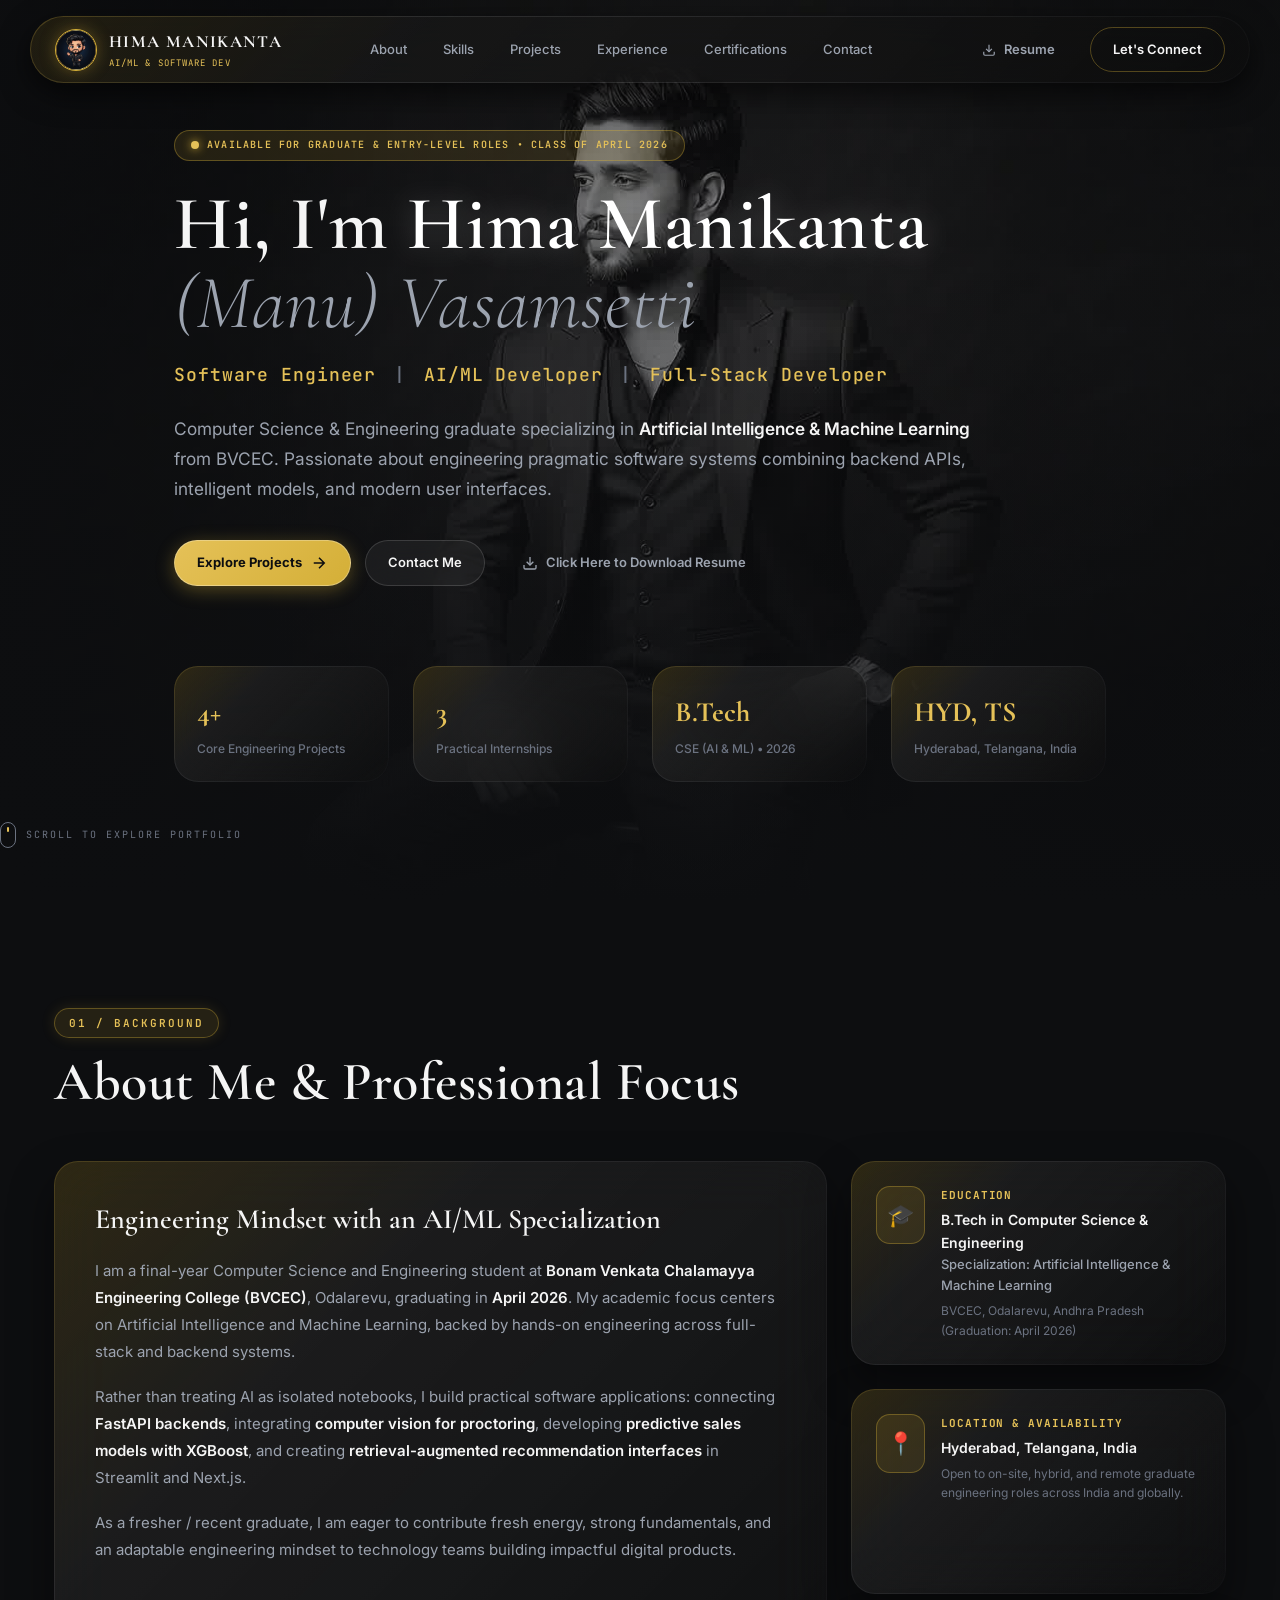
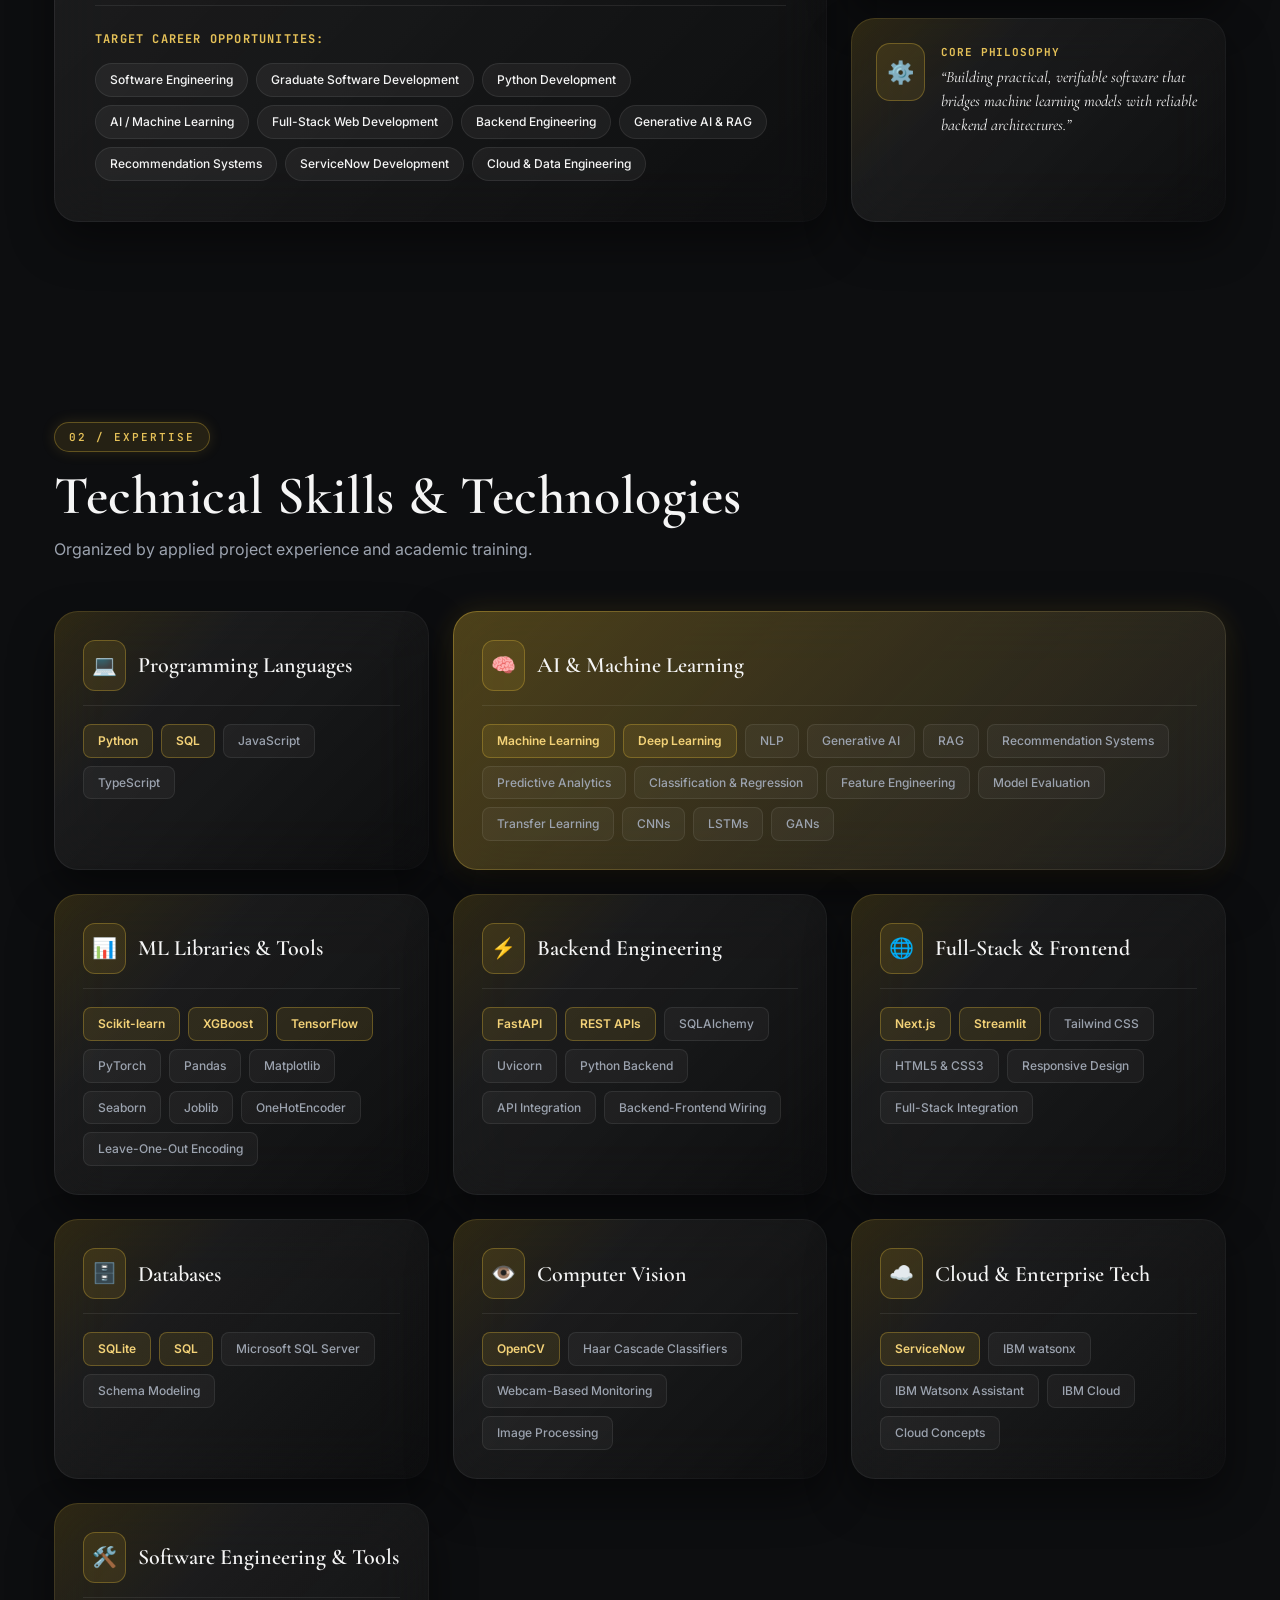
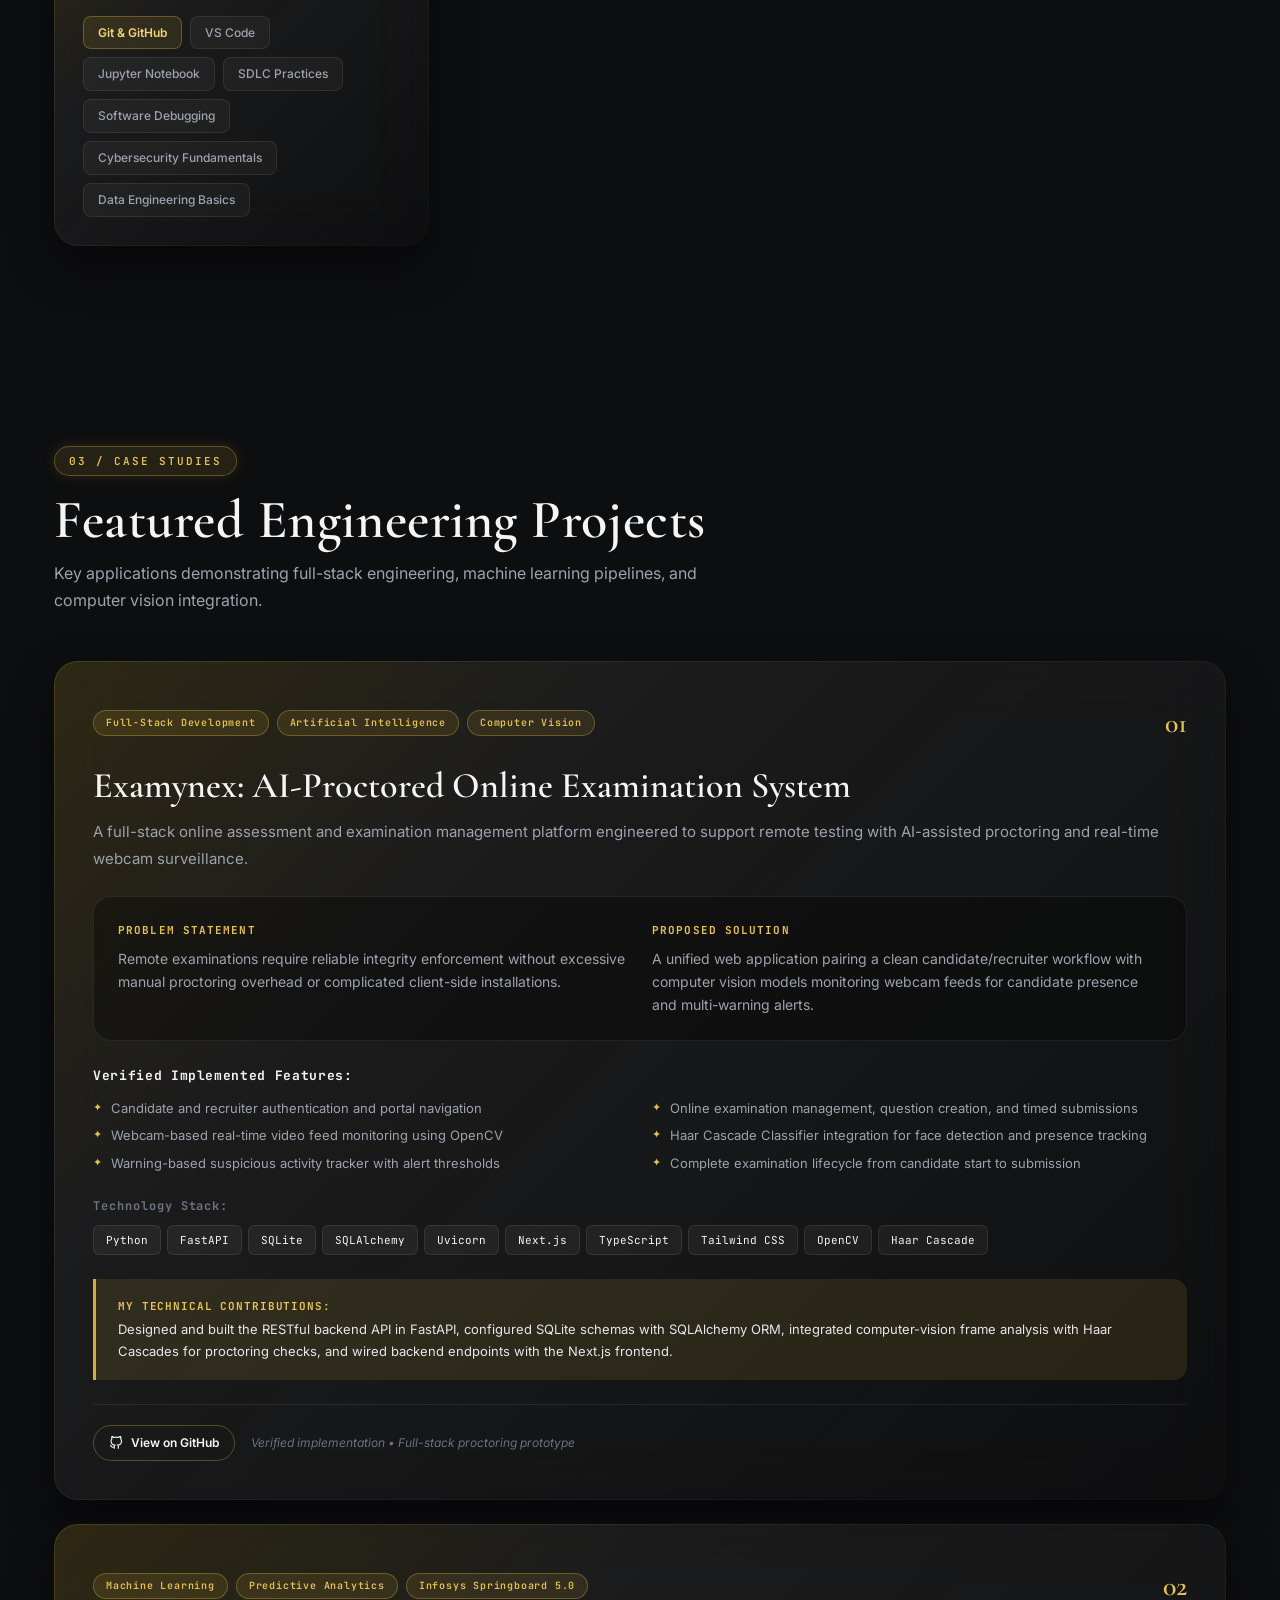
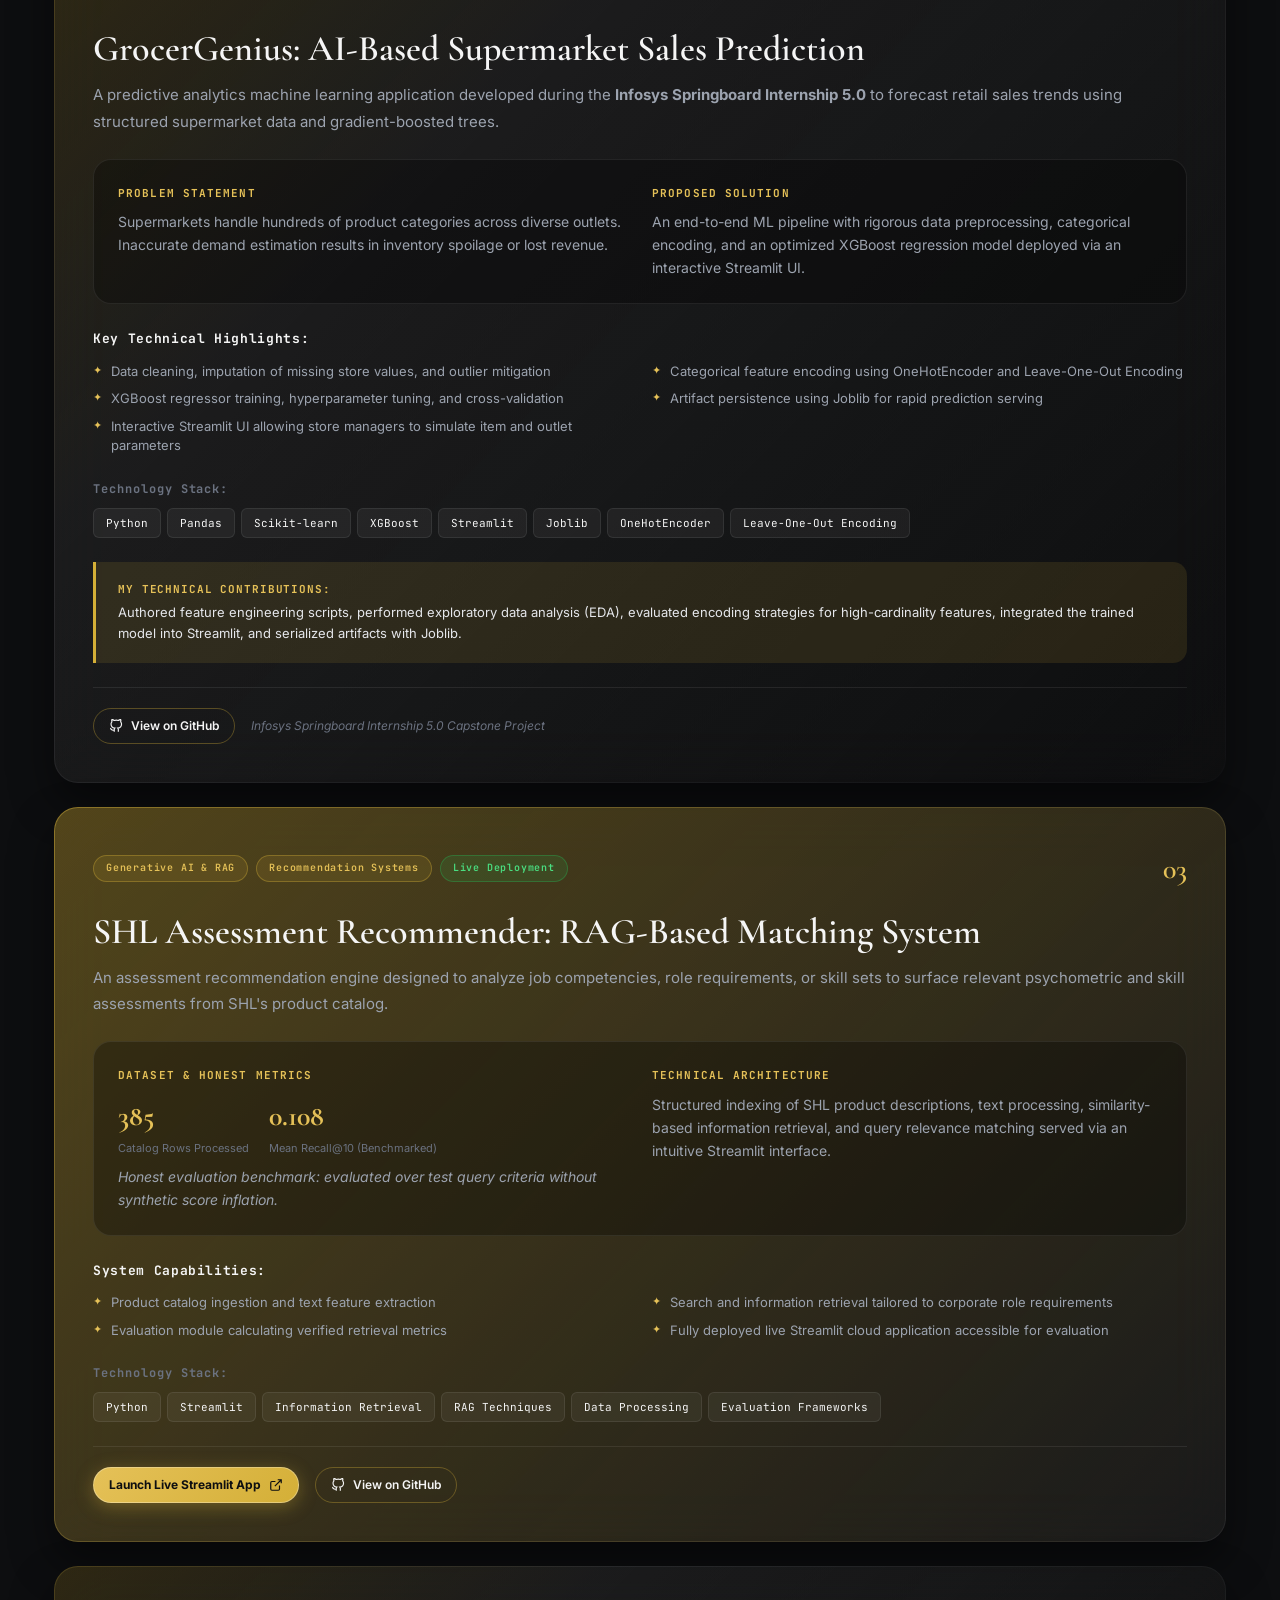
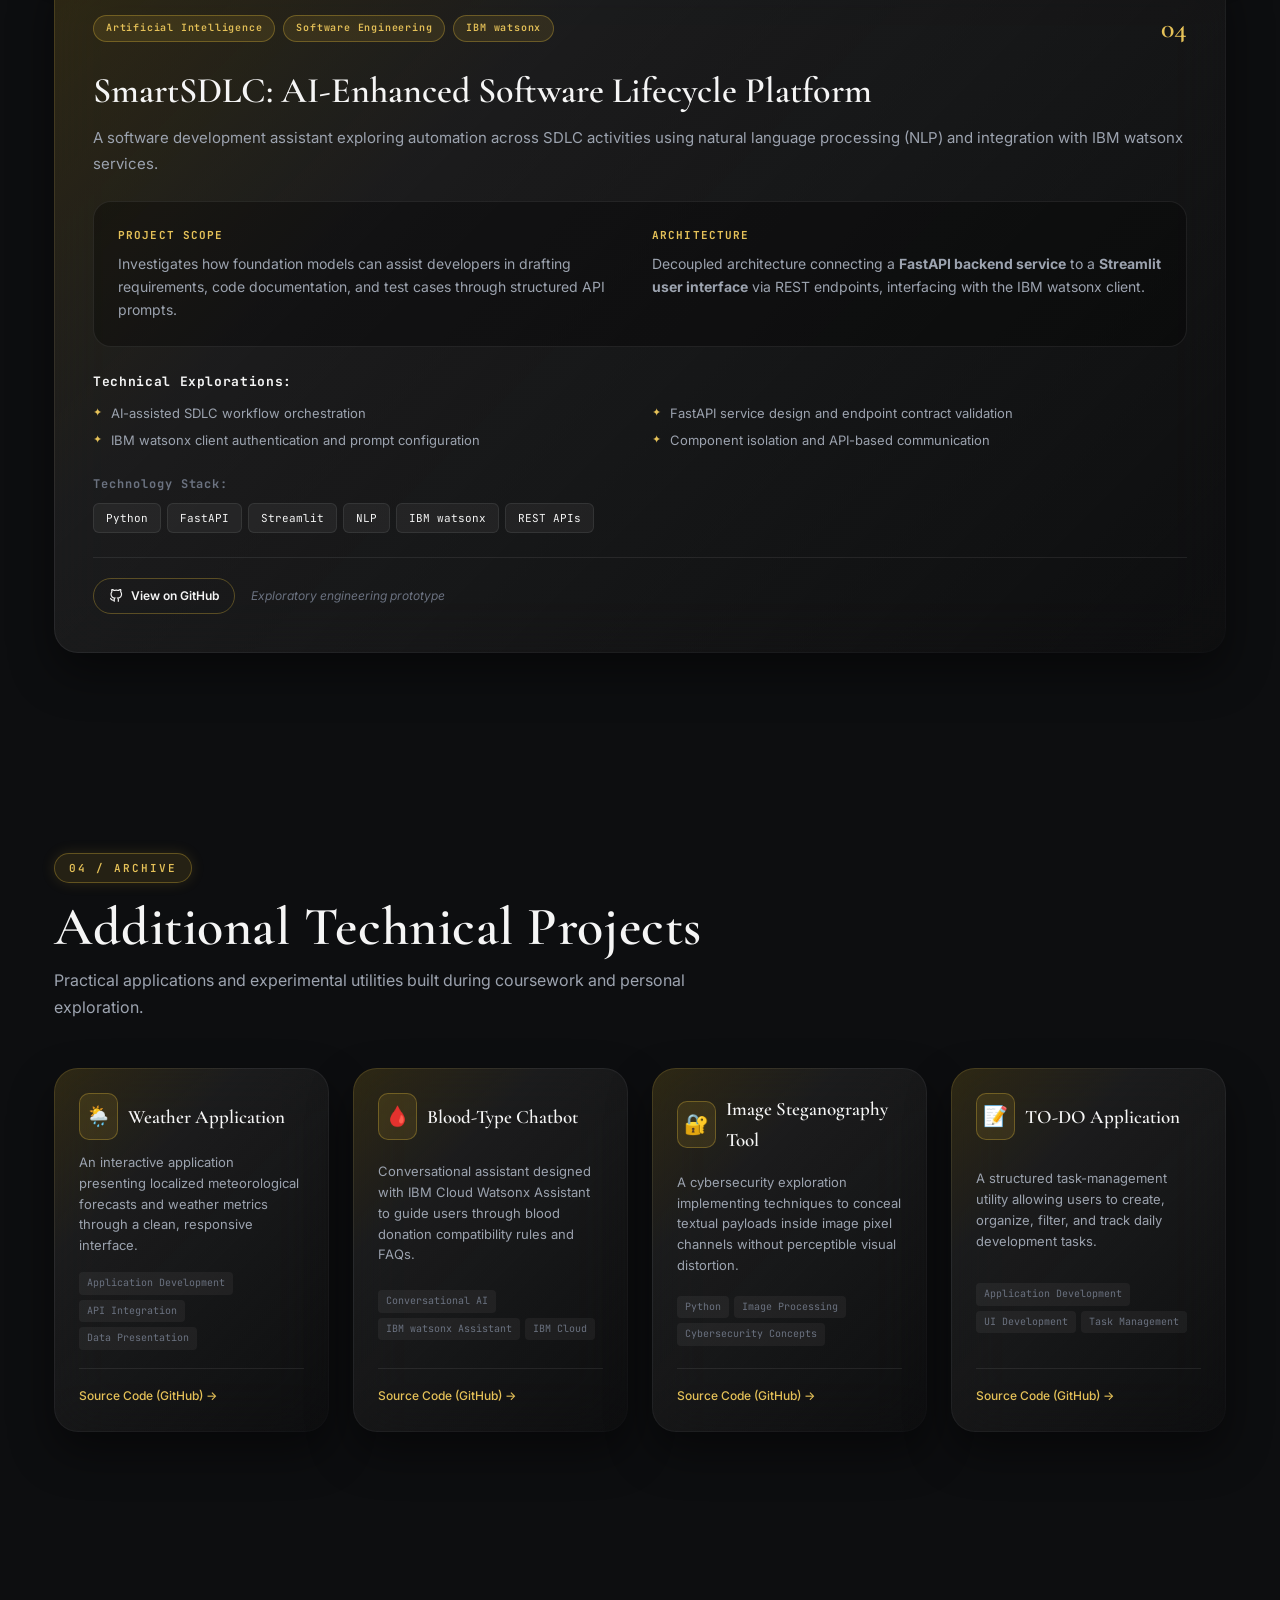
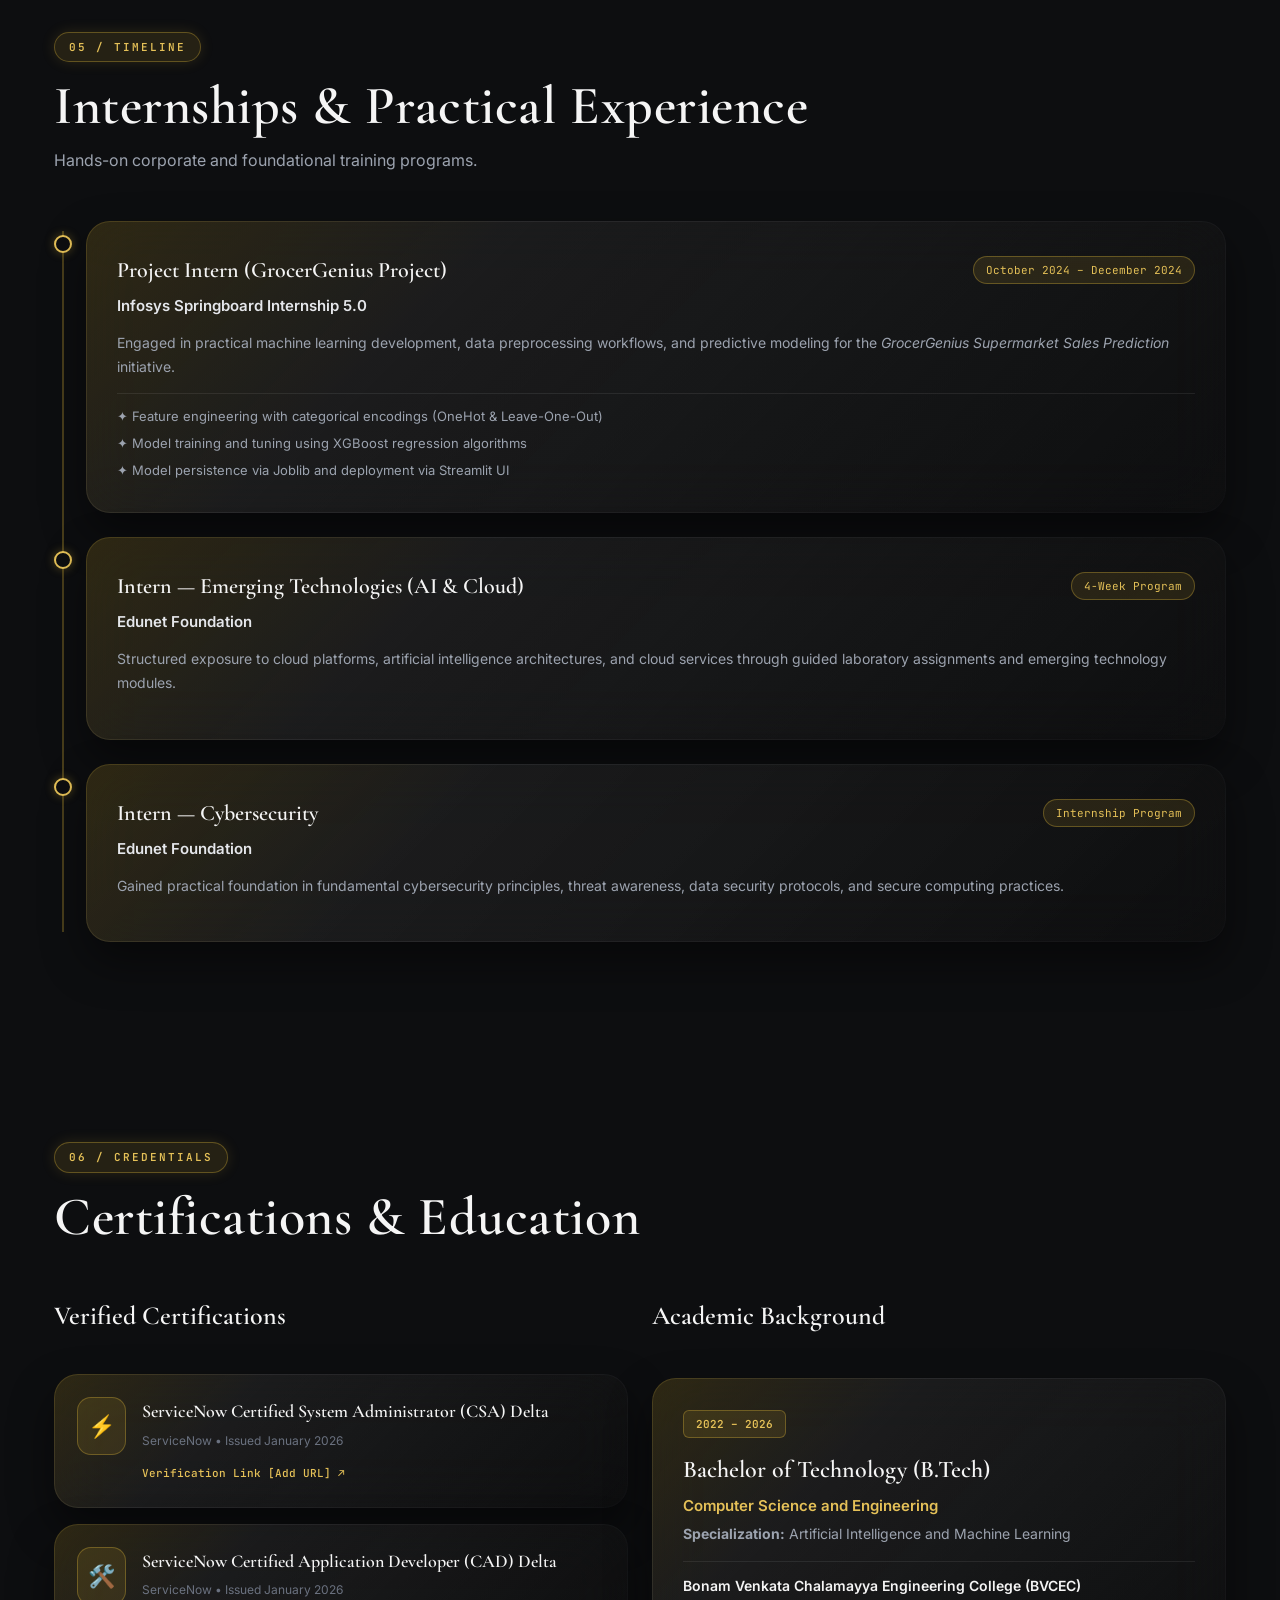
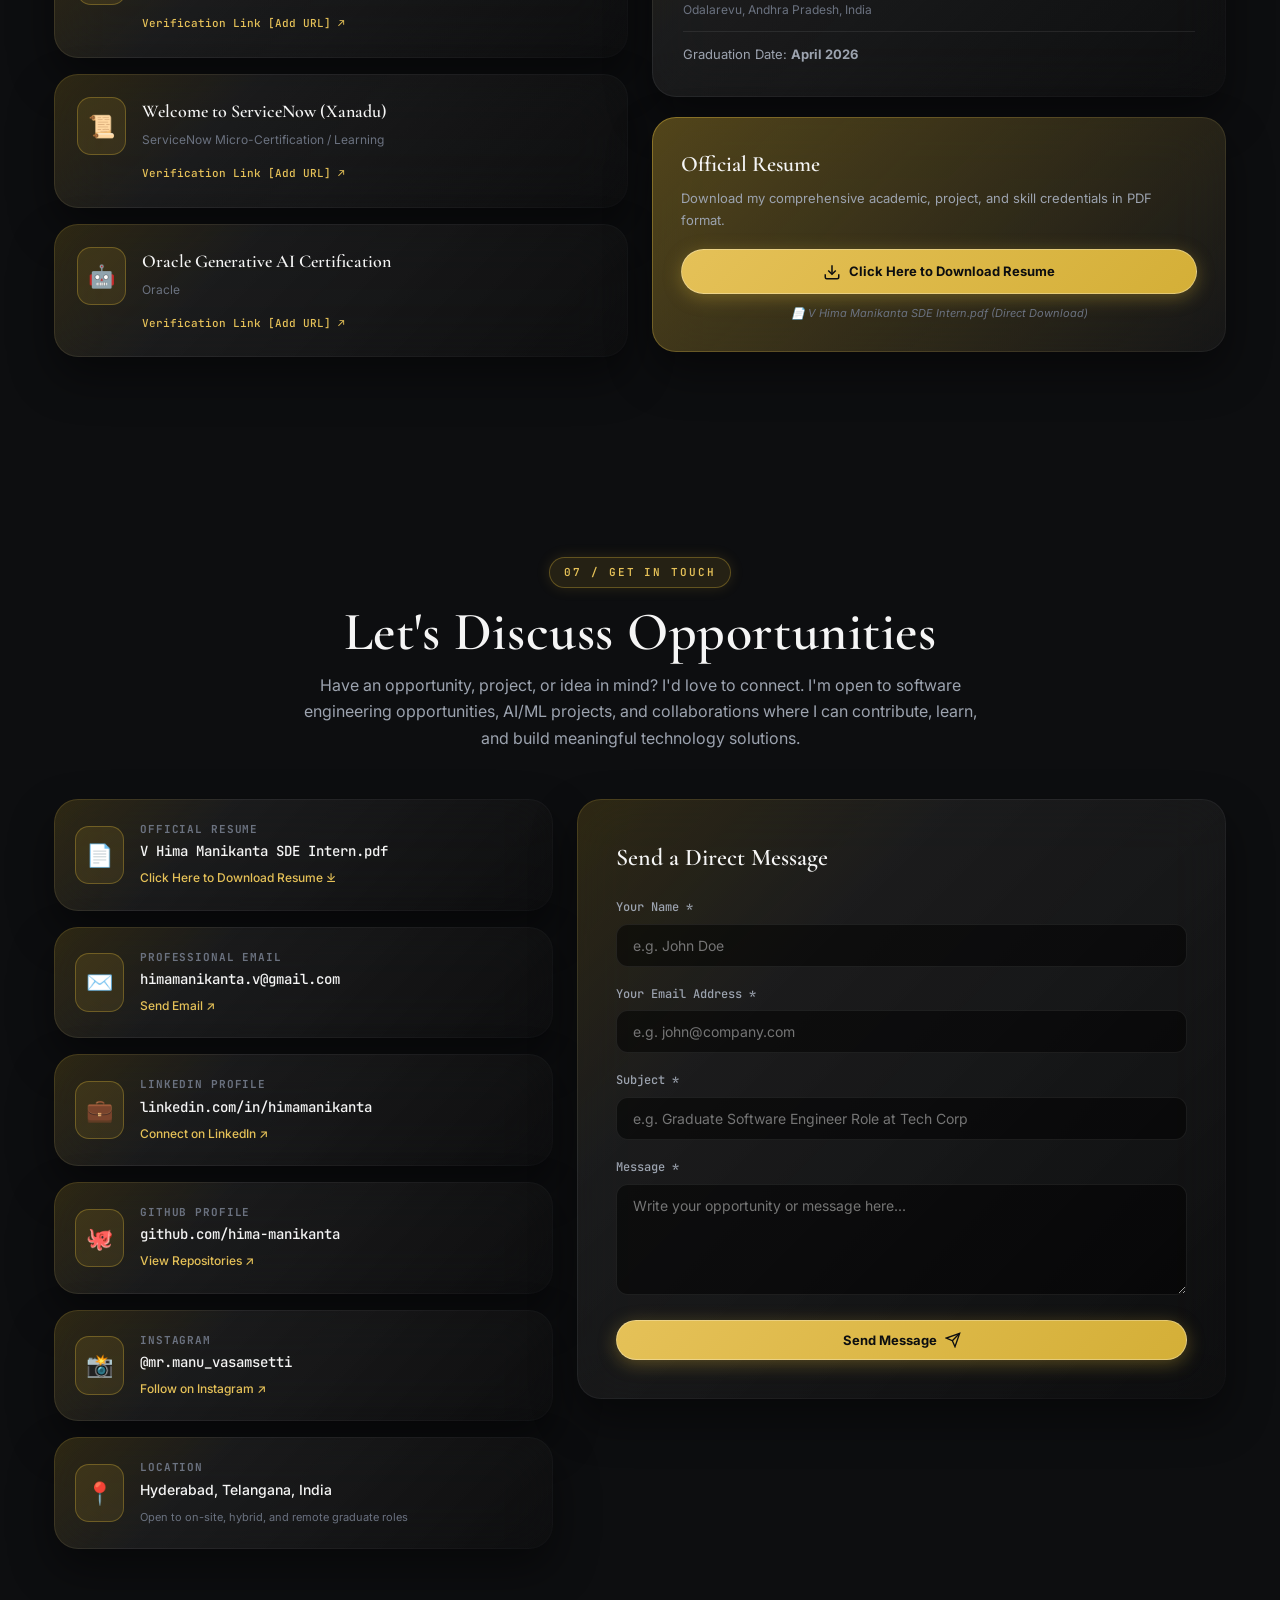
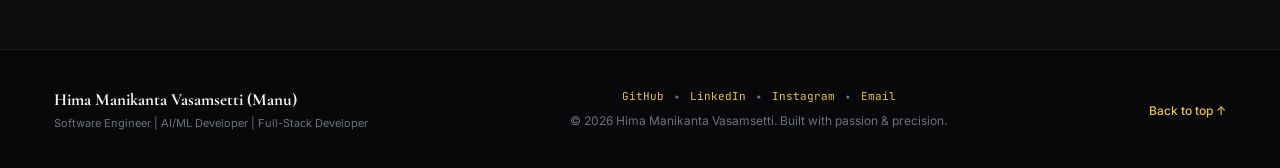
<file: index.html>
<!DOCTYPE html>
<html lang="en">
<head>
  <meta charset="UTF-8">
  <meta name="viewport" content="width=device-width, initial-scale=1.0">
  <meta http-equiv="Cache-Control" content="no-cache, no-store, must-revalidate">
  <title>Hima Manikanta Vasamsetti (Manu) | Software Engineer & AI/ML Developer</title>
  <meta name="description" content="Portfolio of Hima Manikanta Vasamsetti (Manu) - Computer Science Graduate specializing in AI/ML, Full-Stack & Python Development.">
  <meta name="keywords" content="Hima Manikanta Vasamsetti, Manu, Software Engineer, AI/ML Developer, Full-Stack Developer, Python, FastAPI, Machine Learning">

  <!-- Open Graph / Meta -->
  <meta property="og:title" content="Hima Manikanta Vasamsetti (Manu) | Software Engineer & AI/ML Developer">
  <meta property="og:description" content="CSE Graduate specializing in AI & Machine Learning with hands-on projects in Python, FastAPI, CV, RAG, and Full-Stack Engineering.">
  <meta property="og:type" content="website">

  <!-- Favicon / Title Bar Icons (Circular Cut with Transparency) -->
  <link rel="icon" type="image/png" href="favicon.png?v=2">
  <link rel="shortcut icon" href="favicon.ico?v=2">
  <link rel="apple-touch-icon" href="favicon.png?v=2">

  <!-- Google Fonts: Cormorant Garamond (Elegant Serif for large headlines) & Inter (Clean Sans-Serif for body & buttons) -->
  <link rel="preconnect" href="https://fonts.googleapis.com">
  <link rel="preconnect" href="https://fonts.gstatic.com" crossorigin>
  <link href="https://fonts.googleapis.com/css2?family=Cormorant+Garamond:ital,wght@0,300;0,400;0,600;0,700;1,400&family=Inter:wght@300;400;500;600;700&family=JetBrains+Mono:wght@400;500;600&display=swap" rel="stylesheet">

  <link rel="stylesheet" href="style.css?v=13">
</head>
<body>
  <!-- Fixed Interactive Background Canvas -->
  <div class="canvas-viewport" id="canvas-viewport">
    <canvas id="hero-canvas"></canvas>
    <div class="canvas-overlay"></div>
  </div>

  <!-- Header / Navigation Bar -->
  <header class="navbar" id="navbar">
    <div class="nav-container">
      <a href="#home" class="nav-brand" aria-label="Home">
        <div class="brand-monogram">
          <img src="avatar.png?v=2" alt="Hima Manikanta (Manu) Avatar" class="brand-monogram-img">
        </div>
        <div class="brand-info">
          <span class="brand-name">HIMA MANIKANTA</span>
          <span class="brand-tag">AI/ML & SOFTWARE DEV</span>
        </div>
      </a>

      <nav class="nav-menu" id="nav-menu">
        <a href="#about" class="nav-item">About</a>
        <a href="#skills" class="nav-item">Skills</a>
        <a href="#featured-projects" class="nav-item">Projects</a>
        <a href="#experience" class="nav-item">Experience</a>
        <a href="#certifications" class="nav-item">Certifications</a>
        <a href="#contact" class="nav-item">Contact</a>
      </nav>

      <div class="nav-actions">
        <a href="V Hima Manikanta SDE Intern.pdf" download="V_Hima_Manikanta_SDE_Intern.pdf" target="_blank" class="btn btn-ghost nav-resume-btn" title="Download Official Resume PDF">
          <svg width="14" height="14" viewBox="0 0 24 24" fill="none" stroke="currentColor" stroke-width="2"><path d="M21 15v4a2 2 0 0 1-2 2H5a2 2 0 0 1-2-2v-4"/><polyline points="7 10 12 15 17 10"/><line x1="12" y1="15" x2="12" y2="3"/></svg>
          <span>Resume</span>
        </a>
        <a href="#contact" class="btn btn-outline nav-cta">Let's Connect</a>
        <button class="mobile-toggle" id="mobile-toggle" aria-label="Toggle navigation menu">
          <span></span><span></span><span></span>
        </button>
      </div>
    </div>
  </header>

  <!-- Main Scrollable Content Container -->
  <main class="content-wrapper">

    <!-- HERO SECTION -->
    <section class="section hero-section" id="home">
      <div class="container hero-container">
        <div class="hero-badge">
          <span class="status-pulse"></span>
          <span>AVAILABLE FOR GRADUATE & ENTRY-LEVEL ROLES • CLASS OF APRIL 2026</span>
        </div>

        <h1 class="hero-title">
          Hi, I'm <span class="gradient-text">Hima Manikanta</span><br>
          <span class="title-sub">(Manu) Vasamsetti</span>
        </h1>

        <p class="hero-subtitle">
          Software Engineer <span class="divider">|</span> AI/ML Developer <span class="divider">|</span> Full-Stack Developer
        </p>

        <p class="hero-bio">
          Computer Science & Engineering graduate specializing in <strong>Artificial Intelligence & Machine Learning</strong> from BVCEC. Passionate about engineering pragmatic software systems combining backend APIs, intelligent models, and modern user interfaces.
        </p>

        <div class="hero-cta-group">
          <a href="#featured-projects" class="btn btn-primary">
            <span>Explore Projects</span>
            <svg width="18" height="18" viewBox="0 0 24 24" fill="none" stroke="currentColor" stroke-width="2"><path d="M5 12h14M12 5l7 7-7 7"/></svg>
          </a>
          <a href="#contact" class="btn btn-glass">
            <span>Contact Me</span>
          </a>
          <a href="V Hima Manikanta SDE Intern.pdf" download="V_Hima_Manikanta_SDE_Intern.pdf" target="_blank" class="btn btn-ghost" id="hero-resume-btn" title="Download Official Resume PDF">
            <svg width="16" height="16" viewBox="0 0 24 24" fill="none" stroke="currentColor" stroke-width="2"><path d="M21 15v4a2 2 0 0 1-2 2H5a2 2 0 0 1-2-2v-4"/><polyline points="7 10 12 15 17 10"/><line x1="12" y1="15" x2="12" y2="3"/></svg>
            <span>Click Here to Download Resume</span>
          </a>
        </div>

        <!-- Quick Metrics Grid -->
        <div class="hero-highlights">
          <div class="highlight-card">
            <span class="hl-value">4+</span>
            <span class="hl-label">Core Engineering Projects</span>
          </div>
          <div class="highlight-card">
            <span class="hl-value">3</span>
            <span class="hl-label">Practical Internships</span>
          </div>
          <div class="highlight-card">
            <span class="hl-value">B.Tech</span>
            <span class="hl-label">CSE (AI & ML) • 2026</span>
          </div>
          <div class="highlight-card">
            <span class="hl-value">HYD, TS</span>
            <span class="hl-label">Hyderabad, Telangana, India</span>
          </div>
        </div>
      </div>

      <div class="scroll-indicator">
        <div class="mouse-icon"><div class="mouse-wheel"></div></div>
        <span>SCROLL TO EXPLORE PORTFOLIO</span>
      </div>
    </section>

    <!-- ABOUT SECTION -->
    <section class="section about-section" id="about">
      <div class="container">
        <div class="section-header">
          <span class="section-tag">01 / BACKGROUND</span>
          <h2 class="section-title">About Me & Professional Focus</h2>
        </div>

        <div class="about-grid">
          <div class="about-main-card">
            <h3 class="card-title">Engineering Mindset with an AI/ML Specialization</h3>
            <p>
              I am a final-year Computer Science and Engineering student at <strong>Bonam Venkata Chalamayya Engineering College (BVCEC)</strong>, Odalarevu, graduating in <strong>April 2026</strong>. My academic focus centers on Artificial Intelligence and Machine Learning, backed by hands-on engineering across full-stack and backend systems.
            </p>
            <p>
              Rather than treating AI as isolated notebooks, I build practical software applications: connecting <strong>FastAPI backends</strong>, integrating <strong>computer vision for proctoring</strong>, developing <strong>predictive sales models with XGBoost</strong>, and creating <strong>retrieval-augmented recommendation interfaces</strong> in Streamlit and Next.js.
            </p>
            <p>
              As a fresher / recent graduate, I am eager to contribute fresh energy, strong fundamentals, and an adaptable engineering mindset to technology teams building impactful digital products.
            </p>

            <div class="target-roles-box">
              <h4 class="box-heading">Target Career Opportunities:</h4>
              <div class="role-tags">
                <span class="tag">Software Engineering</span>
                <span class="tag">Graduate Software Development</span>
                <span class="tag">Python Development</span>
                <span class="tag">AI / Machine Learning</span>
                <span class="tag">Full-Stack Web Development</span>
                <span class="tag">Backend Engineering</span>
                <span class="tag">Generative AI & RAG</span>
                <span class="tag">Recommendation Systems</span>
                <span class="tag">ServiceNow Development</span>
                <span class="tag">Cloud & Data Engineering</span>
              </div>
            </div>
          </div>

          <div class="about-side-stack">
            <div class="info-card">
              <div class="info-icon">🎓</div>
              <div class="info-body">
                <h4>Education</h4>
                <p class="strong">B.Tech in Computer Science & Engineering</p>
                <p class="sub">Specialization: Artificial Intelligence & Machine Learning</p>
                <p class="muted">BVCEC, Odalarevu, Andhra Pradesh (Graduation: April 2026)</p>
              </div>
            </div>

            <div class="info-card">
              <div class="info-icon">📍</div>
              <div class="info-body">
                <h4>Location & Availability</h4>
                <p class="strong">Hyderabad, Telangana, India</p>
                <p class="muted">Open to on-site, hybrid, and remote graduate engineering roles across India and globally.</p>
              </div>
            </div>

            <div class="info-card">
              <div class="info-icon">⚙️</div>
              <div class="info-body">
                <h4>Core Philosophy</h4>
                <p class="quote">“Building practical, verifiable software that bridges machine learning models with reliable backend architectures.”</p>
              </div>
            </div>
          </div>
        </div>
      </div>
    </section>

    <!-- TECHNICAL SKILLS SECTION -->
    <section class="section skills-section" id="skills">
      <div class="container">
        <div class="section-header">
          <span class="section-tag">02 / EXPERTISE</span>
          <h2 class="section-title">Technical Skills & Technologies</h2>
          <p class="section-desc">Organized by applied project experience and academic training.</p>
        </div>

        <div class="skills-grid">
          <!-- Programming Languages -->
          <div class="skill-category-card">
            <div class="cat-header">
              <div class="cat-icon">💻</div>
              <h3>Programming Languages</h3>
            </div>
            <div class="skill-pill-list">
              <span class="skill-pill primary">Python</span>
              <span class="skill-pill primary">SQL</span>
              <span class="skill-pill">JavaScript</span>
              <span class="skill-pill">TypeScript</span>
            </div>
          </div>

          <!-- AI & Machine Learning -->
          <div class="skill-category-card highlight-card-border">
            <div class="cat-header">
              <div class="cat-icon">🧠</div>
              <h3>AI & Machine Learning</h3>
            </div>
            <div class="skill-pill-list">
              <span class="skill-pill primary">Machine Learning</span>
              <span class="skill-pill primary">Deep Learning</span>
              <span class="skill-pill">NLP</span>
              <span class="skill-pill">Generative AI</span>
              <span class="skill-pill">RAG</span>
              <span class="skill-pill">Recommendation Systems</span>
              <span class="skill-pill">Predictive Analytics</span>
              <span class="skill-pill">Classification & Regression</span>
              <span class="skill-pill">Feature Engineering</span>
              <span class="skill-pill">Model Evaluation</span>
              <span class="skill-pill">Transfer Learning</span>
              <span class="skill-pill">CNNs</span>
              <span class="skill-pill">LSTMs</span>
              <span class="skill-pill">GANs</span>
            </div>
          </div>

          <!-- ML Frameworks & Libraries -->
          <div class="skill-category-card">
            <div class="cat-header">
              <div class="cat-icon">📊</div>
              <h3>ML Libraries & Tools</h3>
            </div>
            <div class="skill-pill-list">
              <span class="skill-pill primary">Scikit-learn</span>
              <span class="skill-pill primary">XGBoost</span>
              <span class="skill-pill primary">TensorFlow</span>
              <span class="skill-pill">PyTorch</span>
              <span class="skill-pill">Pandas</span>
              <span class="skill-pill">Matplotlib</span>
              <span class="skill-pill">Seaborn</span>
              <span class="skill-pill">Joblib</span>
              <span class="skill-pill">OneHotEncoder</span>
              <span class="skill-pill">Leave-One-Out Encoding</span>
            </div>
          </div>

          <!-- Backend Development -->
          <div class="skill-category-card">
            <div class="cat-header">
              <div class="cat-icon">⚡</div>
              <h3>Backend Engineering</h3>
            </div>
            <div class="skill-pill-list">
              <span class="skill-pill primary">FastAPI</span>
              <span class="skill-pill primary">REST APIs</span>
              <span class="skill-pill">SQLAlchemy</span>
              <span class="skill-pill">Uvicorn</span>
              <span class="skill-pill">Python Backend</span>
              <span class="skill-pill">API Integration</span>
              <span class="skill-pill">Backend-Frontend Wiring</span>
            </div>
          </div>

          <!-- Frontend & Web Development -->
          <div class="skill-category-card">
            <div class="cat-header">
              <div class="cat-icon">🌐</div>
              <h3>Full-Stack & Frontend</h3>
            </div>
            <div class="skill-pill-list">
              <span class="skill-pill primary">Next.js</span>
              <span class="skill-pill primary">Streamlit</span>
              <span class="skill-pill">Tailwind CSS</span>
              <span class="skill-pill">HTML5 & CSS3</span>
              <span class="skill-pill">Responsive Design</span>
              <span class="skill-pill">Full-Stack Integration</span>
            </div>
          </div>

          <!-- Databases -->
          <div class="skill-category-card">
            <div class="cat-header">
              <div class="cat-icon">🗄️</div>
              <h3>Databases</h3>
            </div>
            <div class="skill-pill-list">
              <span class="skill-pill primary">SQLite</span>
              <span class="skill-pill primary">SQL</span>
              <span class="skill-pill">Microsoft SQL Server</span>
              <span class="skill-pill">Schema Modeling</span>
            </div>
          </div>

          <!-- Computer Vision -->
          <div class="skill-category-card">
            <div class="cat-header">
              <div class="cat-icon">👁️</div>
              <h3>Computer Vision</h3>
            </div>
            <div class="skill-pill-list">
              <span class="skill-pill primary">OpenCV</span>
              <span class="skill-pill">Haar Cascade Classifiers</span>
              <span class="skill-pill">Webcam-Based Monitoring</span>
              <span class="skill-pill">Image Processing</span>
            </div>
          </div>

          <!-- Cloud, ServiceNow & Enterprise -->
          <div class="skill-category-card">
            <div class="cat-header">
              <div class="cat-icon">☁️</div>
              <h3>Cloud & Enterprise Tech</h3>
            </div>
            <div class="skill-pill-list">
              <span class="skill-pill primary">ServiceNow</span>
              <span class="skill-pill">IBM watsonx</span>
              <span class="skill-pill">IBM Watsonx Assistant</span>
              <span class="skill-pill">IBM Cloud</span>
              <span class="skill-pill">Cloud Concepts</span>
            </div>
          </div>

          <!-- Software Engineering & Developer Tools -->
          <div class="skill-category-card">
            <div class="cat-header">
              <div class="cat-icon">🛠️</div>
              <h3>Software Engineering & Tools</h3>
            </div>
            <div class="skill-pill-list">
              <span class="skill-pill primary">Git & GitHub</span>
              <span class="skill-pill">VS Code</span>
              <span class="skill-pill">Jupyter Notebook</span>
              <span class="skill-pill">SDLC Practices</span>
              <span class="skill-pill">Software Debugging</span>
              <span class="skill-pill">Cybersecurity Fundamentals</span>
              <span class="skill-pill">Data Engineering Basics</span>
            </div>
          </div>
        </div>
      </div>
    </section>

    <!-- FEATURED PROJECTS SECTION -->
    <section class="section projects-section" id="featured-projects">
      <div class="container">
        <div class="section-header">
          <span class="section-tag">03 / CASE STUDIES</span>
          <h2 class="section-title">Featured Engineering Projects</h2>
          <p class="section-desc">Key applications demonstrating full-stack engineering, machine learning pipelines, and computer vision integration.</p>
        </div>

        <div class="projects-list">

          <!-- PROJECT 1: EXAMYNEX -->
          <article class="project-case-card" id="project-examynex">
            <div class="case-header">
              <div class="case-badges">
                <span class="badge category-badge">Full-Stack Development</span>
                <span class="badge category-badge">Artificial Intelligence</span>
                <span class="badge category-badge">Computer Vision</span>
              </div>
              <span class="project-number">01</span>
            </div>

            <div class="case-body">
              <h3 class="case-title">Examynex: AI-Proctored Online Examination System</h3>
              <p class="case-summary">
                A full-stack online assessment and examination management platform engineered to support remote testing with AI-assisted proctoring and real-time webcam surveillance.
              </p>

              <div class="case-details-grid">
                <div class="detail-block">
                  <h4>Problem Statement</h4>
                  <p>Remote examinations require reliable integrity enforcement without excessive manual proctoring overhead or complicated client-side installations.</p>
                </div>
                <div class="detail-block">
                  <h4>Proposed Solution</h4>
                  <p>A unified web application pairing a clean candidate/recruiter workflow with computer vision models monitoring webcam feeds for candidate presence and multi-warning alerts.</p>
                </div>
              </div>

              <div class="case-features">
                <h4>Verified Implemented Features:</h4>
                <ul class="feature-checklist">
                  <li>Candidate and recruiter authentication and portal navigation</li>
                  <li>Online examination management, question creation, and timed submissions</li>
                  <li>Webcam-based real-time video feed monitoring using OpenCV</li>
                  <li>Haar Cascade Classifier integration for face detection and presence tracking</li>
                  <li>Warning-based suspicious activity tracker with alert thresholds</li>
                  <li>Complete examination lifecycle from candidate start to submission</li>
                </ul>
              </div>

              <div class="tech-stack-wrap">
                <h4>Technology Stack:</h4>
                <div class="tech-tags">
                  <span class="tech-tag">Python</span>
                  <span class="tech-tag">FastAPI</span>
                  <span class="tech-tag">SQLite</span>
                  <span class="tech-tag">SQLAlchemy</span>
                  <span class="tech-tag">Uvicorn</span>
                  <span class="tech-tag">Next.js</span>
                  <span class="tech-tag">TypeScript</span>
                  <span class="tech-tag">Tailwind CSS</span>
                  <span class="tech-tag">OpenCV</span>
                  <span class="tech-tag">Haar Cascade</span>
                </div>
              </div>

              <div class="case-contributions">
                <h4>My Technical Contributions:</h4>
                <p>Designed and built the RESTful backend API in FastAPI, configured SQLite schemas with SQLAlchemy ORM, integrated computer-vision frame analysis with Haar Cascades for proctoring checks, and wired backend endpoints with the Next.js frontend.</p>
              </div>

              <div class="case-actions">
                <a href="https://github.com/hima-manikanta" target="_blank" rel="noopener noreferrer" class="btn btn-outline btn-sm">
                  <svg width="14" height="14" viewBox="0 0 24 24" fill="none" stroke="currentColor" stroke-width="2"><path d="M9 19c-5 1.5-5-2.5-7-3m14 6v-3.87a3.37 3.37 0 0 0-.94-2.61c3.14-.35 6.44-1.54 6.44-7A5.44 5.44 0 0 0 20 4.77 5.07 5.07 0 0 0 19.91 1S18.73.65 16 2.48a13.38 13.38 0 0 0-7 0C6.27.65 5.09 1 5.09 1A5.07 5.07 0 0 0 5 4.77a5.44 5.44 0 0 0-1.5 3.78c0 5.42 3.3 6.61 6.44 7A3.37 3.37 0 0 0 9 18.13V22"/></svg>
                  <span>View on GitHub</span>
                </a>
                <span class="status-note">Verified implementation • Full-stack proctoring prototype</span>
              </div>
            </div>
          </article>

          <!-- PROJECT 2: GROCERGENIUS -->
          <article class="project-case-card" id="project-grocergenius">
            <div class="case-header">
              <div class="case-badges">
                <span class="badge category-badge">Machine Learning</span>
                <span class="badge category-badge">Predictive Analytics</span>
                <span class="badge category-badge">Infosys Springboard 5.0</span>
              </div>
              <span class="project-number">02</span>
            </div>

            <div class="case-body">
              <h3 class="case-title">GrocerGenius: AI-Based Supermarket Sales Prediction</h3>
              <p class="case-summary">
                A predictive analytics machine learning application developed during the <strong>Infosys Springboard Internship 5.0</strong> to forecast retail sales trends using structured supermarket data and gradient-boosted trees.
              </p>

              <div class="case-details-grid">
                <div class="detail-block">
                  <h4>Problem Statement</h4>
                  <p>Supermarkets handle hundreds of product categories across diverse outlets. Inaccurate demand estimation results in inventory spoilage or lost revenue.</p>
                </div>
                <div class="detail-block">
                  <h4>Proposed Solution</h4>
                  <p>An end-to-end ML pipeline with rigorous data preprocessing, categorical encoding, and an optimized XGBoost regression model deployed via an interactive Streamlit UI.</p>
                </div>
              </div>

              <div class="case-features">
                <h4>Key Technical Highlights:</h4>
                <ul class="feature-checklist">
                  <li>Data cleaning, imputation of missing store values, and outlier mitigation</li>
                  <li>Categorical feature encoding using OneHotEncoder and Leave-One-Out Encoding</li>
                  <li>XGBoost regressor training, hyperparameter tuning, and cross-validation</li>
                  <li>Artifact persistence using Joblib for rapid prediction serving</li>
                  <li>Interactive Streamlit UI allowing store managers to simulate item and outlet parameters</li>
                </ul>
              </div>

              <div class="tech-stack-wrap">
                <h4>Technology Stack:</h4>
                <div class="tech-tags">
                  <span class="tech-tag">Python</span>
                  <span class="tech-tag">Pandas</span>
                  <span class="tech-tag">Scikit-learn</span>
                  <span class="tech-tag">XGBoost</span>
                  <span class="tech-tag">Streamlit</span>
                  <span class="tech-tag">Joblib</span>
                  <span class="tech-tag">OneHotEncoder</span>
                  <span class="tech-tag">Leave-One-Out Encoding</span>
                </div>
              </div>

              <div class="case-contributions">
                <h4>My Technical Contributions:</h4>
                <p>Authored feature engineering scripts, performed exploratory data analysis (EDA), evaluated encoding strategies for high-cardinality features, integrated the trained model into Streamlit, and serialized artifacts with Joblib.</p>
              </div>

              <div class="case-actions">
                <a href="https://github.com/hima-manikanta" target="_blank" rel="noopener noreferrer" class="btn btn-outline btn-sm">
                  <svg width="14" height="14" viewBox="0 0 24 24" fill="none" stroke="currentColor" stroke-width="2"><path d="M9 19c-5 1.5-5-2.5-7-3m14 6v-3.87a3.37 3.37 0 0 0-.94-2.61c3.14-.35 6.44-1.54 6.44-7A5.44 5.44 0 0 0 20 4.77 5.07 5.07 0 0 0 19.91 1S18.73.65 16 2.48a13.38 13.38 0 0 0-7 0C6.27.65 5.09 1 5.09 1A5.07 5.07 0 0 0 5 4.77a5.44 5.44 0 0 0-1.5 3.78c0 5.42 3.3 6.61 6.44 7A3.37 3.37 0 0 0 9 18.13V22"/></svg>
                  <span>View on GitHub</span>
                </a>
                <span class="status-note">Infosys Springboard Internship 5.0 Capstone Project</span>
              </div>
            </div>
          </article>

          <!-- PROJECT 3: SHL ASSESSMENT RECOMMENDER -->
          <article class="project-case-card featured-live" id="project-shl">
            <div class="case-header">
              <div class="case-badges">
                <span class="badge category-badge">Generative AI & RAG</span>
                <span class="badge category-badge">Recommendation Systems</span>
                <span class="badge live-badge">Live Deployment</span>
              </div>
              <span class="project-number">03</span>
            </div>

            <div class="case-body">
              <h3 class="case-title">SHL Assessment Recommender: RAG-Based Matching System</h3>
              <p class="case-summary">
                An assessment recommendation engine designed to analyze job competencies, role requirements, or skill sets to surface relevant psychometric and skill assessments from SHL's product catalog.
              </p>

              <div class="case-details-grid">
                <div class="detail-block">
                  <h4>Dataset & Honest Metrics</h4>
                  <div class="metric-row">
                    <div class="metric-pill">
                      <span class="m-val">385</span>
                      <span class="m-lbl">Catalog Rows Processed</span>
                    </div>
                    <div class="metric-pill">
                      <span class="m-val">0.108</span>
                      <span class="m-lbl">Mean Recall@10 (Benchmarked)</span>
                    </div>
                  </div>
                  <p class="metric-note">Honest evaluation benchmark: evaluated over test query criteria without synthetic score inflation.</p>
                </div>
                <div class="detail-block">
                  <h4>Technical Architecture</h4>
                  <p>Structured indexing of SHL product descriptions, text processing, similarity-based information retrieval, and query relevance matching served via an intuitive Streamlit interface.</p>
                </div>
              </div>

              <div class="case-features">
                <h4>System Capabilities:</h4>
                <ul class="feature-checklist">
                  <li>Product catalog ingestion and text feature extraction</li>
                  <li>Search and information retrieval tailored to corporate role requirements</li>
                  <li>Evaluation module calculating verified retrieval metrics</li>
                  <li>Fully deployed live Streamlit cloud application accessible for evaluation</li>
                </ul>
              </div>

              <div class="tech-stack-wrap">
                <h4>Technology Stack:</h4>
                <div class="tech-tags">
                  <span class="tech-tag">Python</span>
                  <span class="tech-tag">Streamlit</span>
                  <span class="tech-tag">Information Retrieval</span>
                  <span class="tech-tag">RAG Techniques</span>
                  <span class="tech-tag">Data Processing</span>
                  <span class="tech-tag">Evaluation Frameworks</span>
                </div>
              </div>

              <div class="case-actions">
                <a href="https://shl-assessment-recommender-manu.streamlit.app/" target="_blank" rel="noopener noreferrer" class="btn btn-primary btn-sm">
                  <span>Launch Live Streamlit App</span>
                  <svg width="14" height="14" viewBox="0 0 24 24" fill="none" stroke="currentColor" stroke-width="2"><path d="M18 13v6a2 2 0 0 1-2 2H5a2 2 0 0 1-2-2V8a2 2 0 0 1 2-2h6M15 3h6v6M10 14L21 3"/></svg>
                </a>
                <a href="https://github.com/hima-manikanta" target="_blank" rel="noopener noreferrer" class="btn btn-outline btn-sm">
                  <svg width="14" height="14" viewBox="0 0 24 24" fill="none" stroke="currentColor" stroke-width="2"><path d="M9 19c-5 1.5-5-2.5-7-3m14 6v-3.87a3.37 3.37 0 0 0-.94-2.61c3.14-.35 6.44-1.54 6.44-7A5.44 5.44 0 0 0 20 4.77 5.07 5.07 0 0 0 19.91 1S18.73.65 16 2.48a13.38 13.38 0 0 0-7 0C6.27.65 5.09 1 5.09 1A5.07 5.07 0 0 0 5 4.77a5.44 5.44 0 0 0-1.5 3.78c0 5.42 3.3 6.61 6.44 7A3.37 3.37 0 0 0 9 18.13V22"/></svg>
                  <span>View on GitHub</span>
                </a>
              </div>
            </div>
          </article>

          <!-- PROJECT 4: SMARTSDLC -->
          <article class="project-case-card" id="project-smartsdlc">
            <div class="case-header">
              <div class="case-badges">
                <span class="badge category-badge">Artificial Intelligence</span>
                <span class="badge category-badge">Software Engineering</span>
                <span class="badge category-badge">IBM watsonx</span>
              </div>
              <span class="project-number">04</span>
            </div>

            <div class="case-body">
              <h3 class="case-title">SmartSDLC: AI-Enhanced Software Lifecycle Platform</h3>
              <p class="case-summary">
                A software development assistant exploring automation across SDLC activities using natural language processing (NLP) and integration with IBM watsonx services.
              </p>

              <div class="case-details-grid">
                <div class="detail-block">
                  <h4>Project Scope</h4>
                  <p>Investigates how foundation models can assist developers in drafting requirements, code documentation, and test cases through structured API prompts.</p>
                </div>
                <div class="detail-block">
                  <h4>Architecture</h4>
                  <p>Decoupled architecture connecting a <strong>FastAPI backend service</strong> to a <strong>Streamlit user interface</strong> via REST endpoints, interfacing with the IBM watsonx client.</p>
                </div>
              </div>

              <div class="case-features">
                <h4>Technical Explorations:</h4>
                <ul class="feature-checklist">
                  <li>AI-assisted SDLC workflow orchestration</li>
                  <li>FastAPI service design and endpoint contract validation</li>
                  <li>IBM watsonx client authentication and prompt configuration</li>
                  <li>Component isolation and API-based communication</li>
                </ul>
              </div>

              <div class="tech-stack-wrap">
                <h4>Technology Stack:</h4>
                <div class="tech-tags">
                  <span class="tech-tag">Python</span>
                  <span class="tech-tag">FastAPI</span>
                  <span class="tech-tag">Streamlit</span>
                  <span class="tech-tag">NLP</span>
                  <span class="tech-tag">IBM watsonx</span>
                  <span class="tech-tag">REST APIs</span>
                </div>
              </div>

              <div class="case-actions">
                <a href="https://github.com/hima-manikanta" target="_blank" rel="noopener noreferrer" class="btn btn-outline btn-sm">
                  <svg width="14" height="14" viewBox="0 0 24 24" fill="none" stroke="currentColor" stroke-width="2"><path d="M9 19c-5 1.5-5-2.5-7-3m14 6v-3.87a3.37 3.37 0 0 0-.94-2.61c3.14-.35 6.44-1.54 6.44-7A5.44 5.44 0 0 0 20 4.77 5.07 5.07 0 0 0 19.91 1S18.73.65 16 2.48a13.38 13.38 0 0 0-7 0C6.27.65 5.09 1 5.09 1A5.07 5.07 0 0 0 5 4.77a5.44 5.44 0 0 0-1.5 3.78c0 5.42 3.3 6.61 6.44 7A3.37 3.37 0 0 0 9 18.13V22"/></svg>
                  <span>View on GitHub</span>
                </a>
                <span class="status-note">Exploratory engineering prototype</span>
              </div>
            </div>
          </article>
        </div>
      </div>
    </section>

    <!-- ADDITIONAL PROJECTS GALLERY -->
    <section class="section additional-projects-section" id="additional-projects">
      <div class="container">
        <div class="section-header">
          <span class="section-tag">04 / ARCHIVE</span>
          <h2 class="section-title">Additional Technical Projects</h2>
          <p class="section-desc">Practical applications and experimental utilities built during coursework and personal exploration.</p>
        </div>

        <div class="additional-grid">
          <!-- Weather Application -->
          <div class="mini-project-card">
            <div class="mini-header">
              <span class="mini-icon">🌦️</span>
              <h4>Weather Application</h4>
            </div>
            <p>An interactive application presenting localized meteorological forecasts and weather metrics through a clean, responsive interface.</p>
            <div class="mini-skills">
              <span>Application Development</span>
              <span>API Integration</span>
              <span>Data Presentation</span>
            </div>
            <div class="mini-footer">
              <a href="https://github.com/hima-manikanta" target="_blank" rel="noopener noreferrer" class="mini-link">Source Code (GitHub) →</a>
            </div>
          </div>

          <!-- Blood-Type Chatbot -->
          <div class="mini-project-card">
            <div class="mini-header">
              <span class="mini-icon">🩸</span>
              <h4>Blood-Type Chatbot</h4>
            </div>
            <p>Conversational assistant designed with IBM Cloud Watsonx Assistant to guide users through blood donation compatibility rules and FAQs.</p>
            <div class="mini-skills">
              <span>Conversational AI</span>
              <span>IBM watsonx Assistant</span>
              <span>IBM Cloud</span>
            </div>
            <div class="mini-footer">
              <a href="https://github.com/hima-manikanta" target="_blank" rel="noopener noreferrer" class="mini-link">Source Code (GitHub) →</a>
            </div>
          </div>

          <!-- Image Steganography Tool -->
          <div class="mini-project-card">
            <div class="mini-header">
              <span class="mini-icon">🔐</span>
              <h4>Image Steganography Tool</h4>
            </div>
            <p>A cybersecurity exploration implementing techniques to conceal textual payloads inside image pixel channels without perceptible visual distortion.</p>
            <div class="mini-skills">
              <span>Python</span>
              <span>Image Processing</span>
              <span>Cybersecurity Concepts</span>
            </div>
            <div class="mini-footer">
              <a href="https://github.com/hima-manikanta" target="_blank" rel="noopener noreferrer" class="mini-link">Source Code (GitHub) →</a>
            </div>
          </div>

          <!-- TO-DO Application -->
          <div class="mini-project-card">
            <div class="mini-header">
              <span class="mini-icon">📝</span>
              <h4>TO-DO Application</h4>
            </div>
            <p>A structured task-management utility allowing users to create, organize, filter, and track daily development tasks.</p>
            <div class="mini-skills">
              <span>Application Development</span>
              <span>UI Development</span>
              <span>Task Management</span>
            </div>
            <div class="mini-footer">
              <a href="https://github.com/hima-manikanta" target="_blank" rel="noopener noreferrer" class="mini-link">Source Code (GitHub) →</a>
            </div>
          </div>
        </div>
      </div>
    </section>

    <!-- INTERNSHIPS & EXPERIENCE -->
    <section class="section experience-section" id="experience">
      <div class="container">
        <div class="section-header">
          <span class="section-tag">05 / TIMELINE</span>
          <h2 class="section-title">Internships & Practical Experience</h2>
          <p class="section-desc">Hands-on corporate and foundational training programs.</p>
        </div>

        <div class="timeline">
          <!-- Infosys Springboard -->
          <div class="timeline-item">
            <div class="timeline-marker"></div>
            <div class="timeline-content">
              <div class="item-header">
                <span class="timeline-role">Project Intern (GrocerGenius Project)</span>
                <span class="timeline-date">October 2024 – December 2024</span>
              </div>
              <h3 class="timeline-org">Infosys Springboard Internship 5.0</h3>
              <p class="timeline-desc">
                Engaged in practical machine learning development, data preprocessing workflows, and predictive modeling for the <em>GrocerGenius Supermarket Sales Prediction</em> initiative.
              </p>
              <div class="timeline-takeaways">
                <span>✦ Feature engineering with categorical encodings (OneHot & Leave-One-Out)</span>
                <span>✦ Model training and tuning using XGBoost regression algorithms</span>
                <span>✦ Model persistence via Joblib and deployment via Streamlit UI</span>
              </div>
            </div>
          </div>

          <!-- Edunet Foundation - AI & Cloud -->
          <div class="timeline-item">
            <div class="timeline-marker"></div>
            <div class="timeline-content">
              <div class="item-header">
                <span class="timeline-role">Intern — Emerging Technologies (AI & Cloud)</span>
                <span class="timeline-date">4-Week Program</span>
              </div>
              <h3 class="timeline-org">Edunet Foundation</h3>
              <p class="timeline-desc">
                Structured exposure to cloud platforms, artificial intelligence architectures, and cloud services through guided laboratory assignments and emerging technology modules.
              </p>
            </div>
          </div>

          <!-- Edunet Foundation - Cybersecurity -->
          <div class="timeline-item">
            <div class="timeline-marker"></div>
            <div class="timeline-content">
              <div class="item-header">
                <span class="timeline-role">Intern — Cybersecurity</span>
                <span class="timeline-date">Internship Program</span>
              </div>
              <h3 class="timeline-org">Edunet Foundation</h3>
              <p class="timeline-desc">
                Gained practical foundation in fundamental cybersecurity principles, threat awareness, data security protocols, and secure computing practices.
              </p>
            </div>
          </div>
        </div>
      </div>
    </section>

    <!-- CERTIFICATIONS & EDUCATION -->
    <section class="section certs-edu-section" id="certifications">
      <div class="container">
        <div class="section-header">
          <span class="section-tag">06 / CREDENTIALS</span>
          <h2 class="section-title">Certifications & Education</h2>
        </div>

        <div class="certs-edu-grid">
          <!-- Certifications Column -->
          <div class="certs-col">
            <h3 class="col-title">Verified Certifications</h3>
            
            <div class="cert-card">
              <div class="cert-badge-icon">⚡</div>
              <div class="cert-info">
                <h4>ServiceNow Certified System Administrator (CSA) Delta</h4>
                <p class="cert-issuer">ServiceNow • Issued January 2026</p>
                <a href="#contact" class="cert-link">Verification Link [Add URL] ↗</a>
              </div>
            </div>

            <div class="cert-card">
              <div class="cert-badge-icon">🛠️</div>
              <div class="cert-info">
                <h4>ServiceNow Certified Application Developer (CAD) Delta</h4>
                <p class="cert-issuer">ServiceNow • Issued January 2026</p>
                <a href="#contact" class="cert-link">Verification Link [Add URL] ↗</a>
              </div>
            </div>

            <div class="cert-card">
              <div class="cert-badge-icon">📜</div>
              <div class="cert-info">
                <h4>Welcome to ServiceNow (Xanadu)</h4>
                <p class="cert-issuer">ServiceNow Micro-Certification / Learning</p>
                <a href="#contact" class="cert-link">Verification Link [Add URL] ↗</a>
              </div>
            </div>

            <div class="cert-card">
              <div class="cert-badge-icon">🤖</div>
              <div class="cert-info">
                <h4>Oracle Generative AI Certification</h4>
                <p class="cert-issuer">Oracle</p>
                <a href="#contact" class="cert-link">Verification Link [Add URL] ↗</a>
              </div>
            </div>
          </div>

          <!-- Education Column -->
          <div class="edu-col" id="education">
            <h3 class="col-title">Academic Background</h3>

            <div class="edu-card">
              <div class="edu-badge">2022 – 2026</div>
              <h4 class="edu-degree">Bachelor of Technology (B.Tech)</h4>
              <p class="edu-major">Computer Science and Engineering</p>
              <p class="edu-spec"><strong>Specialization:</strong> Artificial Intelligence and Machine Learning</p>
              
              <div class="edu-institution">
                <span class="inst-name">Bonam Venkata Chalamayya Engineering College (BVCEC)</span>
                <span class="inst-loc">Odalarevu, Andhra Pradesh, India</span>
              </div>
              <p class="edu-grad">Graduation Date: <strong>April 2026</strong></p>
            </div>

            <!-- Resume Download Box -->
            <div class="resume-cta-box" id="resume">
              <h4>Official Resume</h4>
              <p>Download my comprehensive academic, project, and skill credentials in PDF format.</p>
              <a href="V Hima Manikanta SDE Intern.pdf" download="V_Hima_Manikanta_SDE_Intern.pdf" target="_blank" class="btn btn-primary btn-block">
                <svg width="18" height="18" viewBox="0 0 24 24" fill="none" stroke="currentColor" stroke-width="2"><path d="M21 15v4a2 2 0 0 1-2 2H5a2 2 0 0 1-2-2v-4"/><polyline points="7 10 12 15 17 10"/><line x1="12" y1="15" x2="12" y2="3"/></svg>
                <span>Click Here to Download Resume</span>
              </a>
              <span class="resume-note">📄 V Hima Manikanta SDE Intern.pdf (Direct Download)</span>
            </div>
          </div>
        </div>
      </div>
    </section>

    <!-- CONTACT SECTION -->
    <section class="section contact-section" id="contact">
      <div class="container">
        <div class="section-header text-center">
          <span class="section-tag">07 / GET IN TOUCH</span>
          <h2 class="section-title">Let's Discuss Opportunities</h2>
          <p class="section-desc max-narrow">
            Have an opportunity, project, or idea in mind? I'd love to connect. I'm open to software engineering opportunities, AI/ML projects, and collaborations where I can contribute, learn, and build meaningful technology solutions.
          </p>
        </div>

        <div class="contact-grid">
          <!-- Contact Info Cards -->
          <div class="contact-info-col">
            <div class="contact-card resume-contact-card">
              <div class="card-icon">📄</div>
              <div class="card-content">
                <h4>Official Resume</h4>
                <p class="placeholder-val">V Hima Manikanta SDE Intern.pdf</p>
                <a href="V Hima Manikanta SDE Intern.pdf" download="V_Hima_Manikanta_SDE_Intern.pdf" target="_blank" class="card-action">Click Here to Download Resume ⤓</a>
              </div>
            </div>

            <div class="contact-card">
              <div class="card-icon">✉️</div>
              <div class="card-content">
                <h4>Professional Email</h4>
                <p class="placeholder-val">himamanikanta.v@gmail.com</p>
                <a href="mailto:himamanikanta.v@gmail.com" class="card-action">Send Email ↗</a>
              </div>
            </div>

            <div class="contact-card">
              <div class="card-icon">💼</div>
              <div class="card-content">
                <h4>LinkedIn Profile</h4>
                <p class="placeholder-val">linkedin.com/in/himamanikanta</p>
                <a href="https://www.linkedin.com/in/himamanikanta/" target="_blank" rel="noopener noreferrer" class="card-action">Connect on LinkedIn ↗</a>
              </div>
            </div>

            <div class="contact-card">
              <div class="card-icon">🐙</div>
              <div class="card-content">
                <h4>GitHub Profile</h4>
                <p class="placeholder-val">github.com/hima-manikanta</p>
                <a href="https://github.com/hima-manikanta" target="_blank" rel="noopener noreferrer" class="card-action">View Repositories ↗</a>
              </div>
            </div>

            <div class="contact-card">
              <div class="card-icon">📸</div>
              <div class="card-content">
                <h4>Instagram</h4>
                <p class="placeholder-val">@mr.manu_vasamsetti</p>
                <a href="https://www.instagram.com/mr.manu_vasamsetti/" target="_blank" rel="noopener noreferrer" class="card-action">Follow on Instagram ↗</a>
              </div>
            </div>

            <div class="contact-card">
              <div class="card-icon">📍</div>
              <div class="card-content">
                <h4>Location</h4>
                <p>Hyderabad, Telangana, India</p>
                <span class="sub-text">Open to on-site, hybrid, and remote graduate roles</span>
              </div>
            </div>
          </div>

          <!-- Functional Contact Form -->
          <div class="contact-form-col">
            <form class="contact-form" id="contact-form">
              <h3 class="form-title">Send a Direct Message</h3>

              <div class="form-group">
                <label for="form-name">Your Name *</label>
                <input type="text" id="form-name" name="name" required placeholder="e.g. John Doe">
              </div>

              <div class="form-group">
                <label for="form-email">Your Email Address *</label>
                <input type="email" id="form-email" name="email" required placeholder="e.g. john@company.com">
              </div>

              <div class="form-group">
                <label for="form-subject">Subject *</label>
                <input type="text" id="form-subject" name="subject" required placeholder="e.g. Graduate Software Engineer Role at Tech Corp">
              </div>

              <div class="form-group">
                <label for="form-message">Message *</label>
                <textarea id="form-message" name="message" rows="5" required placeholder="Write your opportunity or message here..."></textarea>
              </div>

              <button type="submit" class="btn btn-primary btn-block" id="form-submit-btn">
                <span>Send Message</span>
                <svg width="16" height="16" viewBox="0 0 24 24" fill="none" stroke="currentColor" stroke-width="2"><line x1="22" y1="2" x2="11" y2="13"/><polygon points="22 2 15 22 11 13 2 9 22 2"/></svg>
              </button>

              <div class="form-status" id="form-status"></div>
            </form>
          </div>
        </div>
      </div>
    </section>

    <!-- FOOTER -->
    <footer class="site-footer">
      <div class="container footer-container">
        <div class="footer-left">
          <span class="footer-name">Hima Manikanta Vasamsetti (Manu)</span>
          <span class="footer-sub">Software Engineer | AI/ML Developer | Full-Stack Developer</span>
        </div>
        <div class="footer-center">
          <div class="footer-social-links">
            <a href="https://github.com/hima-manikanta" target="_blank" rel="noopener noreferrer" class="social-link" title="GitHub">GitHub</a>
            <span class="dot">•</span>
            <a href="https://www.linkedin.com/in/himamanikanta/" target="_blank" rel="noopener noreferrer" class="social-link" title="LinkedIn">LinkedIn</a>
            <span class="dot">•</span>
            <a href="https://www.instagram.com/mr.manu_vasamsetti/" target="_blank" rel="noopener noreferrer" class="social-link" title="Instagram">Instagram</a>
            <span class="dot">•</span>
            <a href="mailto:himamanikanta.v@gmail.com" class="social-link" title="Email">Email</a>
          </div>
          <p>© 2026 Hima Manikanta Vasamsetti. Built with passion & precision.</p>
        </div>
        <div class="footer-right">
          <a href="#home" class="back-to-top">Back to top ↑</a>
        </div>
      </div>
    </footer>
  </main>

  <script src="script.js?v=10"></script>
</body>
</html>
</file>
<file: style.css>
/* ==========================================================================
   HIMA MANIKANTA VASAMSETTI (MANU) — PROFESSIONAL PORTFOLIO
   Design System: Premium Glass Bento Grid UI (Imperial Gold Edition)
   - Background: #0D0E10 (Midnight Velvet)
   - Smoky Glass Panels: background: rgba(10, 10, 10, 0.45); backdrop-filter: blur(28px);
   - Light-Leak Gold Borders: 1px gradient (rgba(212, 175, 55, 0.35) down to rgba(255, 255, 255, 0.03))
   - Tactile Corners: border-radius: 24px;
   - Bento Alignments: Strict CSS Grid with uniform 24px gap
   - High-contrast Typography: #F5F5F5 / #E5E7EB
   - Jewel-Tone Accents: Imperial Gold (#D4AF37 / #E5C158)
   ========================================================================== */

:root {
  /* Colors */
  --bg-deep: #0D0E10;               /* Midnight Velvet */
  --bg-glass-smoky: rgba(10, 10, 10, 0.45); /* Smoky Translucency */
  --bg-glass-nav: rgba(10, 10, 10, 0.65);
  
  --text-main: #F5F5F5;             /* Pure/Off-White High Contrast */
  --text-sub: #E5E7EB;              /* Crisp Platinum */
  --text-muted: #9CA3AF;            /* Secondary Body */
  --text-dim: #6B7280;              /* Micro Labels */
  
  /* Imperial Gold Accents (User's Preferred Palette) */
  --accent-gold: #D4AF37;           /* Imperial Gold */
  --accent-gold-light: #E5C158;     /* Warm Champagne Gold */
  --accent-gold-bright: #F3D278;
  --accent-gold-glow: rgba(212, 175, 55, 0.35);
  --accent-gold-subtle: rgba(212, 175, 55, 0.12);
  --border-gold: rgba(212, 175, 55, 0.35);

  /* Light-Leak Glass Border Gradient with Gold Specular Highlight */
  --border-light-leak: linear-gradient(135deg, rgba(212, 175, 55, 0.32) 0%, rgba(255, 255, 255, 0.12) 30%, rgba(255, 255, 255, 0.02) 100%);
  --border-light-leak-hover: linear-gradient(135deg, rgba(229, 193, 88, 0.55) 0%, rgba(212, 175, 55, 0.25) 50%, rgba(255, 255, 255, 0.08) 100%);
  --border-subtle: rgba(255, 255, 255, 0.08);

  /* Typography */
  --font-serif: 'Cormorant Garamond', Georgia, serif;
  --font-sans: 'Inter', -apple-system, BlinkMacSystemFont, 'Segoe UI', Roboto, sans-serif;
  --font-mono: 'JetBrains Mono', monospace;

  /* Bento Geometry */
  --bento-gap: 24px;
  --bento-radius: 24px;
  --ease-smooth: cubic-bezier(0.16, 1, 0.3, 1);
}

*, *::before, *::after {
  margin: 0;
  padding: 0;
  box-sizing: border-box;
}

html {
  background-color: var(--bg-deep);
  color: var(--text-main);
  font-family: var(--font-sans);
  scroll-behavior: smooth;
  -webkit-font-smoothing: antialiased;
}

body {
  background-color: var(--bg-deep);
  overflow-x: hidden;
  width: 100%;
  position: relative;
  line-height: 1.65;
}

/* Minimalist Dark Scrollbar with Gold Thumb */
::-webkit-scrollbar {
  width: 6px;
}
::-webkit-scrollbar-track {
  background: var(--bg-deep);
}
::-webkit-scrollbar-thumb {
  background: rgba(212, 175, 55, 0.25);
  border-radius: 4px;
}
::-webkit-scrollbar-thumb:hover {
  background: var(--accent-gold);
}

/* ==========================================================================
   FIXED BACKGROUND CANVAS WITH SEAMLESS BLEND
   ========================================================================== */
.canvas-viewport {
  position: fixed;
  inset: 0;
  width: 100vw;
  height: 100vh;
  z-index: 1;
  pointer-events: none;
  overflow: hidden;
  background-color: var(--bg-deep);
}

#hero-canvas {
  width: 100%;
  height: 100%;
  display: block;
}

/* Cinematic overlay allows photo textures & contrast to softly blend through glass */
.canvas-overlay {
  position: absolute;
  inset: 0;
  background: 
    radial-gradient(circle at 65% 40%, rgba(13, 14, 16, 0.05) 10%, rgba(13, 14, 16, 0.45) 60%, var(--bg-deep) 98%),
    linear-gradient(180deg, rgba(13, 14, 16, 0.35) 0%, rgba(13, 14, 16, 0.55) 50%, var(--bg-deep) 100%);
  pointer-events: none;
}

/* ==========================================================================
   CONTENT WRAPPER & SECTIONS
   ========================================================================== */
.content-wrapper {
  position: relative;
  z-index: 10;
  width: 100%;
}

.container {
  width: 100%;
  max-width: 1220px;
  margin: 0 auto;
  padding: 0 24px;
}

.section {
  padding: 100px 0;
  position: relative;
}

.section-header {
  margin-bottom: 48px;
}

.section-header.text-center {
  text-align: center;
}

/* Imperial Gold Category Sub-Tags */
.section-tag {
  display: inline-flex;
  align-items: center;
  gap: 6px;
  font-family: var(--font-mono);
  font-size: 11px;
  font-weight: 600;
  letter-spacing: 0.18em;
  color: var(--accent-gold-light);
  background: var(--accent-gold-subtle);
  border: 1px solid var(--border-gold);
  padding: 5px 14px;
  border-radius: 100px;
  margin-bottom: 14px;
  text-transform: uppercase;
  box-shadow: 0 0 14px rgba(212, 175, 55, 0.15);
}

.section-title {
  font-family: var(--font-serif);
  font-size: clamp(34px, 4.5vw, 54px);
  font-weight: 600;
  letter-spacing: 0.01em;
  color: var(--text-main);
  line-height: 1.12;
}

.section-desc {
  font-size: 16px;
  color: var(--text-muted);
  margin-top: 10px;
  max-width: 680px;
  font-weight: 400;
}

.section-desc.max-narrow {
  margin-left: auto;
  margin-right: auto;
}

/* ==========================================================================
   NAVIGATION BAR
   ========================================================================== */
.navbar {
  position: fixed;
  top: 0;
  left: 0;
  right: 0;
  z-index: 100;
  padding: 16px 24px;
  transition: all 0.3s ease;
}

.navbar.scrolled {
  padding: 12px 24px;
}

.nav-container {
  max-width: 1220px;
  margin: 0 auto;
  display: flex;
  align-items: center;
  justify-content: space-between;
  padding: 10px 24px;
  background: 
    linear-gradient(var(--bg-glass-nav), var(--bg-glass-nav)) padding-box,
    var(--border-light-leak) border-box;
  border: 1px solid transparent;
  border-radius: 100px;
  backdrop-filter: blur(28px);
  -webkit-backdrop-filter: blur(28px);
  box-shadow: 0 10px 30px rgba(0, 0, 0, 0.6);
}

.nav-brand {
  display: flex;
  align-items: center;
  gap: 12px;
  text-decoration: none;
  color: var(--text-main);
}

.brand-monogram {
  width: 42px;
  height: 42px;
  border-radius: 50%;
  border: 1.5px solid var(--accent-gold);
  overflow: hidden;
  display: flex;
  align-items: center;
  justify-content: center;
  box-shadow: 0 0 16px var(--accent-gold-glow);
  flex-shrink: 0;
  transition: transform 0.3s ease, box-shadow 0.3s ease;
  background: #0D0E10;
}

.brand-monogram:hover {
  transform: scale(1.08);
  box-shadow: 0 0 22px rgba(212, 175, 55, 0.65);
}

.brand-monogram-img {
  width: 100%;
  height: 100%;
  object-fit: cover;
  display: block;
}

.brand-info {
  display: flex;
  flex-direction: column;
}

.brand-name {
  font-family: var(--font-serif);
  font-weight: 700;
  font-size: 17px;
  letter-spacing: 0.08em;
  color: var(--text-main);
}

.brand-tag {
  font-family: var(--font-mono);
  font-size: 9px;
  color: var(--accent-gold-light);
  letter-spacing: 0.12em;
}

.nav-menu {
  display: flex;
  align-items: center;
  gap: 4px;
}

.nav-item {
  color: var(--text-muted);
  text-decoration: none;
  font-size: 13px;
  font-weight: 500;
  padding: 7px 16px;
  border-radius: 20px;
  transition: all 0.25s ease;
}

.nav-item:hover, .nav-item.active {
  color: var(--text-main);
  background: rgba(245, 245, 245, 0.08);
}

.nav-item.active {
  border: 1px solid var(--border-gold);
  color: var(--accent-gold-light);
}

.nav-actions {
  display: flex;
  align-items: center;
  gap: 12px;
}

.nav-cta {
  font-size: 12px;
  padding: 8px 18px;
}

.nav-resume-btn {
  font-size: 12px;
  padding: 8px 14px;
  gap: 6px;
  color: var(--accent-gold-light);
  border: 1px solid var(--border-gold);
  border-radius: 100px;
}

.nav-resume-btn:hover {
  background: var(--accent-gold-subtle);
  border-color: var(--accent-gold);
  color: #fff;
  box-shadow: 0 0 12px var(--accent-gold-glow);
}

.mobile-toggle {
  display: none;
  background: none;
  border: none;
  cursor: pointer;
  flex-direction: column;
  gap: 5px;
  padding: 4px;
}

.mobile-toggle span {
  display: block;
  width: 20px;
  height: 2px;
  background: var(--text-main);
  border-radius: 2px;
  transition: all 0.3s ease;
}

/* ==========================================================================
   BUTTONS (Primary: Imperial Gold Warm Radiant Tone)
   ========================================================================== */
.btn {
  display: inline-flex;
  align-items: center;
  justify-content: center;
  gap: 8px;
  font-family: var(--font-sans);
  font-size: 13px;
  font-weight: 600;
  text-decoration: none;
  padding: 11px 22px;
  border-radius: 100px;
  cursor: pointer;
  transition: all 0.3s var(--ease-smooth);
}

.btn-primary {
  background: linear-gradient(135deg, var(--accent-gold-light) 0%, var(--accent-gold) 100%);
  color: #0D0E10;
  font-weight: 700;
  border: 1px solid rgba(255, 255, 255, 0.3);
  box-shadow: 0 4px 18px var(--accent-gold-glow);
}

.btn-primary:hover {
  background: linear-gradient(135deg, var(--accent-gold-bright) 0%, var(--accent-gold-light) 100%);
  transform: translateY(-2px);
  box-shadow: 0 8px 26px rgba(212, 175, 55, 0.6);
  filter: brightness(1.05);
}

.btn-outline {
  background: transparent;
  color: var(--text-main);
  border: 1px solid var(--border-gold);
}

.btn-outline:hover {
  border-color: var(--accent-gold-light);
  background: var(--accent-gold-subtle);
  color: var(--accent-gold-bright);
}

.btn-glass {
  background: rgba(255, 255, 255, 0.05);
  backdrop-filter: blur(16px);
  border: 1px solid rgba(255, 255, 255, 0.14);
  color: var(--text-main);
}

.btn-glass:hover {
  background: rgba(255, 255, 255, 0.12);
  border-color: var(--accent-gold-light);
  transform: translateY(-2px);
}

.btn-ghost {
  background: transparent;
  color: var(--text-muted);
  border: 1px solid transparent;
}

.btn-ghost:hover {
  color: var(--text-main);
  background: rgba(255, 255, 255, 0.06);
}

.btn-sm {
  padding: 7px 15px;
  font-size: 12px;
}

.btn-block {
  width: 100%;
}

/* ==========================================================================
   HERO SECTION
   ========================================================================== */
.hero-section {
  min-height: 100vh;
  display: flex;
  flex-direction: column;
  justify-content: center;
  padding-top: 130px;
  padding-bottom: 60px;
}

.hero-container {
  max-width: 980px;
}

.hero-badge {
  display: inline-flex;
  align-items: center;
  gap: 8px;
  background: var(--accent-gold-subtle);
  border: 1px solid var(--border-gold);
  padding: 6px 16px;
  border-radius: 100px;
  font-family: var(--font-mono);
  font-size: 10px;
  font-weight: 600;
  letter-spacing: 0.12em;
  color: var(--accent-gold-light);
  margin-bottom: 24px;
}

.status-pulse {
  width: 8px;
  height: 8px;
  border-radius: 50%;
  background: var(--accent-gold-light);
  box-shadow: 0 0 10px var(--accent-gold);
  animation: pulseGold 2s infinite ease-in-out;
}

@keyframes pulseGold {
  0% { transform: scale(0.95); opacity: 0.6; }
  50% { transform: scale(1.25); opacity: 1; }
  100% { transform: scale(0.95); opacity: 0.6; }
}

.hero-title {
  font-family: var(--font-serif);
  font-size: clamp(44px, 6.5vw, 76px);
  line-height: 1.05;
  font-weight: 600;
  letter-spacing: 0.01em;
  margin-bottom: 16px;
  color: var(--text-main);
}

.gradient-text {
  color: #ffffff;
  text-shadow: 0 0 30px rgba(255, 255, 255, 0.25);
}

.title-sub {
  color: var(--text-muted);
  font-weight: 300;
  font-style: italic;
}

.hero-subtitle {
  font-family: var(--font-mono);
  font-size: clamp(14px, 1.8vw, 18px);
  color: var(--accent-gold-light);
  font-weight: 500;
  margin-bottom: 24px;
  letter-spacing: 0.05em;
}

.hero-subtitle .divider {
  color: var(--text-dim);
  margin: 0 6px;
}

.hero-bio {
  font-size: clamp(16px, 1.35vw, 19px);
  line-height: 1.75;
  color: var(--text-muted);
  max-width: 820px;
  margin-bottom: 36px;
  font-weight: 400;
}

.hero-bio strong {
  color: var(--text-main);
  font-weight: 600;
}

.hero-cta-group {
  display: flex;
  flex-wrap: wrap;
  gap: 14px;
  margin-bottom: 48px;
}

/* Hero Highlights: Bento Grid with Uniform 24px gap */
.hero-highlights {
  display: grid;
  grid-template-columns: repeat(4, 1fr);
  gap: var(--bento-gap);
  padding-top: 32px;
}

.highlight-card {
  background: 
    linear-gradient(var(--bg-glass-smoky), var(--bg-glass-smoky)) padding-box,
    var(--border-light-leak) border-box;
  border: 1px solid transparent;
  border-radius: var(--bento-radius);
  backdrop-filter: blur(28px);
  -webkit-backdrop-filter: blur(28px);
  padding: 22px;
  display: flex;
  flex-direction: column;
  gap: 4px;
  transition: all 0.3s var(--ease-smooth);
}

.highlight-card:hover {
  transform: translateY(-2px);
  background: 
    linear-gradient(rgba(14, 14, 16, 0.55), rgba(14, 14, 16, 0.55)) padding-box,
    var(--border-light-leak-hover) border-box;
}

.hl-value {
  font-family: var(--font-serif);
  font-size: 28px;
  font-weight: 700;
  color: var(--accent-gold-light);
}

.hl-label {
  font-size: 12px;
  color: var(--text-dim);
  font-weight: 500;
}

.scroll-indicator {
  display: flex;
  align-items: center;
  gap: 10px;
  margin-top: 40px;
  font-family: var(--font-mono);
  font-size: 10px;
  letter-spacing: 0.2em;
  color: var(--text-dim);
}

.mouse-icon {
  width: 16px;
  height: 26px;
  border: 1.5px solid var(--text-dim);
  border-radius: 10px;
  position: relative;
}

.mouse-wheel {
  width: 2px;
  height: 5px;
  background: var(--accent-gold-light);
  border-radius: 2px;
  position: absolute;
  top: 4px;
  left: 50%;
  transform: translateX(-50%);
  animation: wheelAnim 1.6s infinite ease;
}

@keyframes wheelAnim {
  0% { transform: translate(-50%, 0); opacity: 1; }
  80% { transform: translate(-50%, 8px); opacity: 0; }
  100% { transform: translate(-50%, 0); opacity: 0; }
}

/* ==========================================================================
   ABOUT SECTION: ASYMMETRIC BENTO GRID (2 Col Main + 1 Col Stack)
   ========================================================================== */
.about-grid {
  display: grid;
  grid-template-columns: repeat(3, 1fr);
  gap: var(--bento-gap);
  align-items: stretch;
}

/* Main Introduction card spans 2 columns */
.about-main-card {
  grid-column: span 2;
  background: 
    linear-gradient(var(--bg-glass-smoky), var(--bg-glass-smoky)) padding-box,
    var(--border-light-leak) border-box;
  border: 1px solid transparent;
  border-radius: var(--bento-radius);
  backdrop-filter: blur(28px);
  -webkit-backdrop-filter: blur(28px);
  padding: 40px;
  box-shadow: 0 20px 45px rgba(0, 0, 0, 0.45);
  display: flex;
  flex-direction: column;
  justify-content: space-between;
  transition: all 0.35s var(--ease-smooth);
}

.about-main-card:hover {
  background: 
    linear-gradient(rgba(14, 14, 16, 0.55), rgba(14, 14, 16, 0.55)) padding-box,
    var(--border-light-leak-hover) border-box;
}

.card-title {
  font-family: var(--font-serif);
  font-size: 28px;
  font-weight: 600;
  margin-bottom: 20px;
  color: var(--text-main);
  line-height: 1.25;
}

.about-main-card p {
  font-size: 15px;
  line-height: 1.8;
  color: var(--text-muted);
  margin-bottom: 18px;
}

.about-main-card strong {
  color: var(--text-main);
  font-weight: 600;
}

.target-roles-box {
  margin-top: 24px;
  padding-top: 24px;
  border-top: 1px solid var(--border-subtle);
}

.box-heading {
  font-size: 12px;
  font-family: var(--font-mono);
  color: var(--accent-gold-light);
  letter-spacing: 0.1em;
  margin-bottom: 14px;
  text-transform: uppercase;
}

.role-tags {
  display: flex;
  flex-wrap: wrap;
  gap: 8px;
}

.role-tags .tag {
  font-size: 12px;
  font-weight: 500;
  color: var(--text-main);
  background: rgba(255, 255, 255, 0.05);
  border: 1px solid var(--border-subtle);
  padding: 6px 14px;
  border-radius: 100px;
  transition: all 0.25s ease;
}

.role-tags .tag:hover {
  border-color: var(--accent-gold-light);
  color: var(--accent-gold-bright);
  background: var(--accent-gold-subtle);
}

/* Side stack occupies exactly 1 column */
.about-side-stack {
  grid-column: span 1;
  display: flex;
  flex-direction: column;
  gap: var(--bento-gap);
  height: 100%;
}

.info-card {
  flex: 1;
  background: 
    linear-gradient(var(--bg-glass-smoky), var(--bg-glass-smoky)) padding-box,
    var(--border-light-leak) border-box;
  border: 1px solid transparent;
  border-radius: var(--bento-radius);
  backdrop-filter: blur(28px);
  -webkit-backdrop-filter: blur(28px);
  padding: 24px;
  display: flex;
  gap: 16px;
  align-items: flex-start;
  box-shadow: 0 20px 45px rgba(0, 0, 0, 0.45);
  transition: all 0.35s var(--ease-smooth);
}

.info-card:hover {
  background: 
    linear-gradient(rgba(14, 14, 16, 0.55), rgba(14, 14, 16, 0.55)) padding-box,
    var(--border-light-leak-hover) border-box;
  transform: translateY(-2px);
}

.info-icon {
  font-size: 22px;
  flex-shrink: 0;
  padding: 10px;
  background: var(--accent-gold-subtle);
  border: 1px solid var(--border-gold);
  border-radius: 14px;
}

.info-body h4 {
  font-size: 11px;
  color: var(--accent-gold-light);
  font-family: var(--font-mono);
  margin-bottom: 4px;
  letter-spacing: 0.08em;
  text-transform: uppercase;
}

.info-body .strong {
  font-size: 14px;
  font-weight: 600;
  color: var(--text-main);
}

.info-body .sub {
  font-size: 13px;
  color: var(--text-muted);
  font-weight: 500;
}

.info-body .muted {
  font-size: 12px;
  color: var(--text-dim);
  margin-top: 4px;
}

.info-body .quote {
  font-family: var(--font-serif);
  font-size: 16px;
  font-style: italic;
  color: var(--text-main);
  line-height: 1.5;
}

/* ==========================================================================
   SKILLS SECTION: ASYMMETRIC BENTO GRID
   ========================================================================== */
.skills-grid {
  display: grid;
  grid-template-columns: repeat(3, 1fr);
  gap: var(--bento-gap);
}

.skill-category-card {
  background: 
    linear-gradient(var(--bg-glass-smoky), var(--bg-glass-smoky)) padding-box,
    var(--border-light-leak) border-box;
  border: 1px solid transparent;
  border-radius: var(--bento-radius);
  backdrop-filter: blur(28px);
  -webkit-backdrop-filter: blur(28px);
  padding: 28px;
  box-shadow: 0 20px 45px rgba(0, 0, 0, 0.45);
  transition: all 0.35s var(--ease-smooth);
}

.skill-category-card:hover {
  background: 
    linear-gradient(rgba(14, 14, 16, 0.55), rgba(14, 14, 16, 0.55)) padding-box,
    var(--border-light-leak-hover) border-box;
  transform: translateY(-3px);
  box-shadow: 0 24px 50px rgba(0, 0, 0, 0.55), 0 0 20px rgba(212, 175, 55, 0.15);
}

/* Feature AI/ML Card prominently across 2 columns */
.skill-category-card.highlight-card-border {
  grid-column: span 2;
  border-color: transparent;
  background: 
    linear-gradient(var(--bg-glass-smoky), var(--bg-glass-smoky)) padding-box,
    linear-gradient(135deg, rgba(212, 175, 55, 0.6) 0%, rgba(255, 255, 255, 0.12) 100%) border-box;
  box-shadow: 0 20px 50px rgba(0, 0, 0, 0.5), 0 0 28px rgba(212, 175, 55, 0.15);
}

.cat-header {
  display: flex;
  align-items: center;
  gap: 12px;
  margin-bottom: 18px;
  padding-bottom: 14px;
  border-bottom: 1px solid var(--border-subtle);
}

.cat-icon {
  font-size: 20px;
  padding: 8px;
  background: var(--accent-gold-subtle);
  border: 1px solid var(--border-gold);
  border-radius: 12px;
}

.cat-header h3 {
  font-family: var(--font-serif);
  font-size: 22px;
  font-weight: 600;
  color: var(--text-main);
}

.skill-pill-list {
  display: flex;
  flex-wrap: wrap;
  gap: 8px;
}

.skill-pill {
  font-size: 12px;
  color: var(--text-muted);
  background: rgba(255, 255, 255, 0.04);
  border: 1px solid var(--border-subtle);
  padding: 6px 14px;
  border-radius: 8px;
  font-weight: 500;
  transition: all 0.2s;
}

.skill-pill.primary {
  color: var(--accent-gold-bright);
  background: var(--accent-gold-subtle);
  border-color: var(--border-gold);
  font-weight: 600;
}

.skill-pill:hover {
  color: #fff;
  border-color: var(--accent-gold-light);
  background: rgba(212, 175, 55, 0.25);
}

/* ==========================================================================
   FEATURED PROJECTS SECTION: BENTO CASE STUDIES
   ========================================================================== */
.projects-list {
  display: flex;
  flex-direction: column;
  gap: var(--bento-gap);
}

.project-case-card {
  background: 
    linear-gradient(var(--bg-glass-smoky), var(--bg-glass-smoky)) padding-box,
    var(--border-light-leak) border-box;
  border: 1px solid transparent;
  border-radius: var(--bento-radius);
  backdrop-filter: blur(28px);
  -webkit-backdrop-filter: blur(28px);
  padding: 38px;
  box-shadow: 0 20px 45px rgba(0, 0, 0, 0.45);
  transition: all 0.35s var(--ease-smooth);
}

.project-case-card:hover {
  background: 
    linear-gradient(rgba(14, 14, 16, 0.55), rgba(14, 14, 16, 0.55)) padding-box,
    var(--border-light-leak-hover) border-box;
  transform: translateY(-2px);
  box-shadow: 0 26px 55px rgba(0, 0, 0, 0.6), 0 0 25px rgba(212, 175, 55, 0.15);
}

.project-case-card.featured-live {
  background: 
    linear-gradient(var(--bg-glass-smoky), var(--bg-glass-smoky)) padding-box,
    linear-gradient(135deg, rgba(212, 175, 55, 0.65) 0%, rgba(255, 255, 255, 0.1) 100%) border-box;
}

.case-header {
  display: flex;
  justify-content: space-between;
  align-items: center;
  margin-bottom: 18px;
}

.case-badges {
  display: flex;
  flex-wrap: wrap;
  gap: 8px;
}

.badge {
  font-family: var(--font-mono);
  font-size: 10px;
  font-weight: 600;
  letter-spacing: 0.08em;
  padding: 4px 12px;
  border-radius: 100px;
}

.category-badge {
  background: var(--accent-gold-subtle);
  color: var(--accent-gold-light);
  border: 1px solid var(--border-gold);
}

.live-badge {
  background: rgba(34, 197, 94, 0.12);
  color: #4ade80;
  border: 1px solid rgba(34, 197, 94, 0.3);
}

.project-number {
  font-family: var(--font-serif);
  font-size: 28px;
  font-weight: 600;
  color: var(--accent-gold-light);
}

.case-title {
  font-family: var(--font-serif);
  font-size: clamp(26px, 3.2vw, 36px);
  font-weight: 600;
  color: var(--text-main);
  margin-bottom: 12px;
  line-height: 1.2;
}

.case-summary {
  font-size: 15px;
  line-height: 1.75;
  color: var(--text-muted);
  margin-bottom: 24px;
}

.case-details-grid {
  display: grid;
  grid-template-columns: 1fr 1fr;
  gap: var(--bento-gap);
  margin-bottom: 24px;
  background: rgba(0, 0, 0, 0.3);
  border: 1px solid var(--border-subtle);
  border-radius: 18px;
  padding: 24px;
}

.detail-block h4 {
  font-size: 11px;
  font-family: var(--font-mono);
  color: var(--accent-gold-light);
  margin-bottom: 8px;
  text-transform: uppercase;
  letter-spacing: 0.1em;
}

.detail-block p {
  font-size: 14px;
  line-height: 1.65;
  color: var(--text-muted);
}

.metric-row {
  display: flex;
  gap: 20px;
  margin-bottom: 8px;
}

.metric-pill {
  display: flex;
  flex-direction: column;
}

.metric-pill .m-val {
  font-family: var(--font-serif);
  font-size: 28px;
  font-weight: 700;
  color: var(--accent-gold-light);
}

.metric-pill .m-lbl {
  font-size: 11px;
  color: var(--text-dim);
}

.metric-note {
  font-size: 11px;
  color: var(--text-dim);
  font-style: italic;
}

.case-features {
  margin-bottom: 24px;
}

.case-features h4 {
  font-size: 13px;
  font-family: var(--font-mono);
  color: var(--text-main);
  margin-bottom: 12px;
  letter-spacing: 0.05em;
}

.feature-checklist {
  list-style: none;
  display: grid;
  grid-template-columns: 1fr 1fr;
  gap: 8px 24px;
}

.feature-checklist li {
  font-size: 13px;
  color: var(--text-muted);
  position: relative;
  padding-left: 18px;
  line-height: 1.5;
}

.feature-checklist li::before {
  content: '✦';
  position: absolute;
  left: 0;
  color: var(--accent-gold-light);
  font-size: 11px;
}

.tech-stack-wrap {
  margin-bottom: 24px;
}

.tech-stack-wrap h4 {
  font-size: 12px;
  font-family: var(--font-mono);
  color: var(--text-dim);
  margin-bottom: 8px;
  letter-spacing: 0.08em;
}

.tech-tags {
  display: flex;
  flex-wrap: wrap;
  gap: 6px;
}

.tech-tag {
  font-family: var(--font-mono);
  font-size: 11px;
  color: var(--text-main);
  background: rgba(255, 255, 255, 0.05);
  border: 1px solid var(--border-subtle);
  padding: 5px 12px;
  border-radius: 6px;
}

.case-contributions {
  padding: 18px 22px;
  background: var(--accent-gold-subtle);
  border-left: 3px solid var(--accent-gold);
  border-radius: 0 14px 14px 0;
  margin-bottom: 24px;
}

.case-contributions h4 {
  font-size: 11px;
  font-family: var(--font-mono);
  color: var(--accent-gold-light);
  margin-bottom: 4px;
  text-transform: uppercase;
  letter-spacing: 0.08em;
}

.case-contributions p {
  font-size: 13px;
  line-height: 1.65;
  color: var(--text-sub);
}

.case-actions {
  display: flex;
  align-items: center;
  gap: 16px;
  flex-wrap: wrap;
  padding-top: 20px;
  border-top: 1px solid var(--border-subtle);
}

.status-note {
  font-size: 12px;
  color: var(--text-dim);
  font-style: italic;
}

/* ==========================================================================
   ADDITIONAL PROJECTS GALLERY: 4-COLUMN BENTO GRID
   ========================================================================== */
.additional-grid {
  display: grid;
  grid-template-columns: repeat(4, 1fr);
  gap: var(--bento-gap);
}

.mini-project-card {
  background: 
    linear-gradient(var(--bg-glass-smoky), var(--bg-glass-smoky)) padding-box,
    var(--border-light-leak) border-box;
  border: 1px solid transparent;
  border-radius: var(--bento-radius);
  backdrop-filter: blur(28px);
  -webkit-backdrop-filter: blur(28px);
  padding: 24px;
  display: flex;
  flex-direction: column;
  justify-content: space-between;
  box-shadow: 0 20px 45px rgba(0, 0, 0, 0.45);
  transition: all 0.35s var(--ease-smooth);
}

.mini-project-card:hover {
  background: 
    linear-gradient(rgba(14, 14, 16, 0.55), rgba(14, 14, 16, 0.55)) padding-box,
    var(--border-light-leak-hover) border-box;
  transform: translateY(-3px);
  box-shadow: 0 26px 55px rgba(0, 0, 0, 0.6), 0 0 20px rgba(212, 175, 55, 0.15);
}

.mini-header {
  display: flex;
  align-items: center;
  gap: 10px;
  margin-bottom: 12px;
}

.mini-icon {
  font-size: 20px;
  padding: 6px;
  background: var(--accent-gold-subtle);
  border: 1px solid var(--border-gold);
  border-radius: 10px;
}

.mini-header h4 {
  font-family: var(--font-serif);
  font-size: 19px;
  font-weight: 600;
  color: var(--text-main);
}

.mini-project-card p {
  font-size: 13px;
  line-height: 1.6;
  color: var(--text-muted);
  margin-bottom: 16px;
}

.mini-skills {
  display: flex;
  flex-wrap: wrap;
  gap: 5px;
  margin-bottom: 18px;
}

.mini-skills span {
  font-size: 10px;
  font-family: var(--font-mono);
  color: var(--text-dim);
  background: rgba(255, 255, 255, 0.05);
  padding: 3px 8px;
  border-radius: 4px;
}

.mini-footer {
  border-top: 1px solid var(--border-subtle);
  padding-top: 12px;
}

.mini-link {
  font-size: 12px;
  font-weight: 500;
  color: var(--accent-gold-light);
  text-decoration: none;
  transition: color 0.2s;
}

.mini-link:hover {
  color: #fff;
  text-decoration: underline;
}

/* ==========================================================================
   EXPERIENCE & TIMELINE
   ========================================================================== */
.timeline {
  display: flex;
  flex-direction: column;
  gap: var(--bento-gap);
  position: relative;
  padding-left: 32px;
}

.timeline::before {
  content: '';
  position: absolute;
  top: 10px;
  bottom: 10px;
  left: 8px;
  width: 2px;
  background: rgba(212, 175, 55, 0.3);
}

.timeline-item {
  position: relative;
}

.timeline-marker {
  position: absolute;
  top: 14px;
  left: -32px;
  width: 18px;
  height: 18px;
  border-radius: 50%;
  background: var(--bg-deep);
  border: 2px solid var(--accent-gold-light);
  box-shadow: 0 0 10px var(--accent-gold-glow);
}

.timeline-content {
  background: 
    linear-gradient(var(--bg-glass-smoky), var(--bg-glass-smoky)) padding-box,
    var(--border-light-leak) border-box;
  border: 1px solid transparent;
  border-radius: var(--bento-radius);
  backdrop-filter: blur(28px);
  -webkit-backdrop-filter: blur(28px);
  padding: 30px;
  box-shadow: 0 20px 45px rgba(0, 0, 0, 0.45);
  transition: all 0.35s var(--ease-smooth);
}

.timeline-content:hover {
  background: 
    linear-gradient(rgba(14, 14, 16, 0.55), rgba(14, 14, 16, 0.55)) padding-box,
    var(--border-light-leak-hover) border-box;
  transform: translateY(-2px);
}

.item-header {
  display: flex;
  justify-content: space-between;
  align-items: center;
  flex-wrap: wrap;
  gap: 8px;
  margin-bottom: 6px;
}

.timeline-role {
  font-family: var(--font-serif);
  font-size: 22px;
  font-weight: 600;
  color: var(--text-main);
}

.timeline-date {
  font-family: var(--font-mono);
  font-size: 11px;
  color: var(--accent-gold-light);
  background: var(--accent-gold-subtle);
  border: 1px solid var(--border-gold);
  padding: 4px 12px;
  border-radius: 100px;
}

.timeline-org {
  font-size: 15px;
  color: var(--text-sub);
  font-weight: 600;
  margin-bottom: 12px;
}

.timeline-desc {
  font-size: 14px;
  line-height: 1.7;
  color: var(--text-muted);
  margin-bottom: 14px;
}

.timeline-takeaways {
  display: flex;
  flex-direction: column;
  gap: 6px;
  padding-top: 12px;
  border-top: 1px solid var(--border-subtle);
}

.timeline-takeaways span {
  font-size: 13px;
  color: var(--text-muted);
}

/* ==========================================================================
   CERTIFICATIONS & EDUCATION: 2-COLUMN BENTO
   ========================================================================== */
.certs-edu-grid {
  display: grid;
  grid-template-columns: 1fr 1fr;
  gap: var(--bento-gap);
}

.col-title {
  font-family: var(--font-serif);
  font-size: 26px;
  font-weight: 600;
  margin-bottom: 20px;
  color: var(--text-main);
}

.certs-col {
  display: flex;
  flex-direction: column;
  gap: 16px;
}

.cert-card {
  background: 
    linear-gradient(var(--bg-glass-smoky), var(--bg-glass-smoky)) padding-box,
    var(--border-light-leak) border-box;
  border: 1px solid transparent;
  border-radius: var(--bento-radius);
  backdrop-filter: blur(28px);
  -webkit-backdrop-filter: blur(28px);
  padding: 22px;
  display: flex;
  gap: 16px;
  align-items: flex-start;
  box-shadow: 0 20px 45px rgba(0, 0, 0, 0.45);
  transition: all 0.25s ease;
}

.cert-card:hover {
  background: 
    linear-gradient(rgba(14, 14, 16, 0.55), rgba(14, 14, 16, 0.55)) padding-box,
    var(--border-light-leak-hover) border-box;
  transform: translateX(4px);
}

.cert-badge-icon {
  font-size: 22px;
  padding: 10px;
  background: var(--accent-gold-subtle);
  border: 1px solid var(--border-gold);
  border-radius: 14px;
  flex-shrink: 0;
}

.cert-info h4 {
  font-family: var(--font-serif);
  font-size: 18px;
  font-weight: 600;
  color: var(--text-main);
  margin-bottom: 4px;
}

.cert-issuer {
  font-size: 12px;
  color: var(--text-dim);
  margin-bottom: 8px;
}

.cert-link {
  font-size: 11px;
  font-family: var(--font-mono);
  color: var(--accent-gold-light);
  text-decoration: none;
  font-weight: 500;
}

.cert-link:hover {
  text-decoration: underline;
}

.edu-col {
  display: flex;
  flex-direction: column;
  gap: 20px;
}

.edu-card {
  background: 
    linear-gradient(var(--bg-glass-smoky), var(--bg-glass-smoky)) padding-box,
    var(--border-light-leak) border-box;
  border: 1px solid transparent;
  border-radius: var(--bento-radius);
  backdrop-filter: blur(28px);
  -webkit-backdrop-filter: blur(28px);
  padding: 30px;
  box-shadow: 0 20px 45px rgba(0, 0, 0, 0.45);
  position: relative;
  transition: all 0.35s var(--ease-smooth);
}

.edu-card:hover {
  background: 
    linear-gradient(rgba(14, 14, 16, 0.55), rgba(14, 14, 16, 0.55)) padding-box,
    var(--border-light-leak-hover) border-box;
}

.edu-badge {
  display: inline-block;
  font-family: var(--font-mono);
  font-size: 11px;
  font-weight: 600;
  color: var(--accent-gold-light);
  background: var(--accent-gold-subtle);
  border: 1px solid var(--border-gold);
  padding: 4px 12px;
  border-radius: 6px;
  margin-bottom: 12px;
}

.edu-degree {
  font-family: var(--font-serif);
  font-size: 24px;
  font-weight: 600;
  color: var(--text-main);
  margin-bottom: 4px;
}

.edu-major {
  font-size: 15px;
  font-weight: 600;
  color: var(--accent-gold-light);
  margin-bottom: 4px;
}

.edu-spec {
  font-size: 14px;
  color: var(--text-muted);
  margin-bottom: 16px;
}

.edu-institution {
  display: flex;
  flex-direction: column;
  gap: 2px;
  padding: 12px 0;
  border-top: 1px solid var(--border-subtle);
  border-bottom: 1px solid var(--border-subtle);
  margin-bottom: 12px;
}

.inst-name {
  font-size: 14px;
  font-weight: 600;
  color: var(--text-main);
}

.inst-loc {
  font-size: 12px;
  color: var(--text-dim);
}

.edu-grad {
  font-size: 13px;
  color: var(--text-muted);
}

.resume-cta-box {
  background: 
    linear-gradient(var(--bg-glass-smoky), var(--bg-glass-smoky)) padding-box,
    linear-gradient(135deg, rgba(212, 175, 55, 0.65) 0%, rgba(255, 255, 255, 0.08) 100%) border-box;
  border: 1px solid transparent;
  border-radius: var(--bento-radius);
  backdrop-filter: blur(28px);
  -webkit-backdrop-filter: blur(28px);
  padding: 28px;
  box-shadow: 0 20px 45px rgba(0, 0, 0, 0.45);
}

.resume-cta-box h4 {
  font-family: var(--font-serif);
  font-size: 22px;
  font-weight: 600;
  color: var(--text-main);
  margin-bottom: 6px;
}

.resume-cta-box p {
  font-size: 13px;
  color: var(--text-muted);
  margin-bottom: 18px;
}

.resume-note {
  display: block;
  font-size: 11px;
  color: var(--text-dim);
  font-style: italic;
  margin-top: 10px;
  text-align: center;
}

/* ==========================================================================
   CONTACT SECTION: ASYMMETRIC BENTO GRID
   ========================================================================== */
.contact-grid {
  display: grid;
  grid-template-columns: 1fr 1.3fr;
  gap: var(--bento-gap);
}

.contact-info-col {
  display: flex;
  flex-direction: column;
  gap: 16px;
}

.contact-card {
  background: 
    linear-gradient(var(--bg-glass-smoky), var(--bg-glass-smoky)) padding-box,
    var(--border-light-leak) border-box;
  border: 1px solid transparent;
  border-radius: var(--bento-radius);
  backdrop-filter: blur(28px);
  -webkit-backdrop-filter: blur(28px);
  padding: 20px;
  display: flex;
  gap: 16px;
  align-items: center;
  box-shadow: 0 20px 45px rgba(0, 0, 0, 0.45);
  transition: all 0.3s ease;
}

.contact-card:hover {
  background: 
    linear-gradient(rgba(14, 14, 16, 0.55), rgba(14, 14, 16, 0.55)) padding-box,
    var(--border-light-leak-hover) border-box;
  transform: translateY(-2px);
}

.card-icon {
  font-size: 22px;
  padding: 10px;
  background: var(--accent-gold-subtle);
  border: 1px solid var(--border-gold);
  border-radius: 14px;
  flex-shrink: 0;
}

.card-content h4 {
  font-size: 11px;
  font-family: var(--font-mono);
  color: var(--text-dim);
  margin-bottom: 2px;
  letter-spacing: 0.08em;
  text-transform: uppercase;
}

.card-content p {
  font-size: 14px;
  font-weight: 500;
  color: var(--text-main);
}

.placeholder-val {
  font-family: var(--font-mono);
  font-size: 12px;
  color: var(--accent-gold-light);
}

.sub-text {
  font-size: 11px;
  color: var(--text-dim);
}

.card-action {
  display: inline-block;
  font-size: 12px;
  font-weight: 500;
  color: var(--accent-gold-light);
  text-decoration: none;
  margin-top: 4px;
}

.card-action:hover {
  text-decoration: underline;
  color: #fff;
}

.contact-form {
  background: 
    linear-gradient(var(--bg-glass-smoky), var(--bg-glass-smoky)) padding-box,
    var(--border-light-leak) border-box;
  border: 1px solid transparent;
  border-radius: var(--bento-radius);
  backdrop-filter: blur(28px);
  -webkit-backdrop-filter: blur(28px);
  padding: 38px;
  box-shadow: 0 20px 45px rgba(0, 0, 0, 0.45);
}

.form-title {
  font-family: var(--font-serif);
  font-size: 24px;
  font-weight: 600;
  color: var(--text-main);
  margin-bottom: 20px;
}

.form-group {
  margin-bottom: 18px;
}

.form-group label {
  display: block;
  font-size: 12px;
  font-family: var(--font-mono);
  font-weight: 500;
  color: var(--text-muted);
  margin-bottom: 6px;
}

.form-group input,
.form-group textarea {
  width: 100%;
  background: rgba(0, 0, 0, 0.5);
  border: 1px solid var(--border-subtle);
  border-radius: 12px;
  padding: 12px 16px;
  font-family: var(--font-sans);
  font-size: 14px;
  color: var(--text-main);
  transition: all 0.25s;
}

.form-group input:focus,
.form-group textarea:focus {
  outline: none;
  border-color: var(--accent-gold-light);
  box-shadow: 0 0 14px var(--accent-gold-glow);
  background: rgba(0, 0, 0, 0.7);
}

.form-status {
  margin-top: 16px;
  font-size: 13px;
  text-align: center;
  font-weight: 500;
  display: none;
  padding: 12px 18px;
  border-radius: 12px;
  line-height: 1.5;
}

.form-status.success {
  display: block;
  background: rgba(74, 222, 128, 0.12);
  border: 1px solid rgba(74, 222, 128, 0.35);
  color: #86efac;
}

.form-status.error {
  display: block;
  background: rgba(248, 113, 113, 0.12);
  border: 1px solid rgba(248, 113, 113, 0.35);
  color: #fca5a5;
}

/* ==========================================================================
   FOOTER
   ========================================================================== */
.site-footer {
  border-top: 1px solid var(--border-subtle);
  padding: 36px 0;
  background: #08080A;
  position: relative;
  z-index: 10;
}

.footer-container {
  display: flex;
  justify-content: space-between;
  align-items: center;
  flex-wrap: wrap;
  gap: 16px;
}

.footer-left {
  display: flex;
  flex-direction: column;
}

.footer-name {
  font-family: var(--font-serif);
  font-weight: 700;
  font-size: 17px;
  color: var(--text-main);
}

.footer-sub {
  font-size: 11px;
  color: var(--text-dim);
}

.footer-center {
  display: flex;
  flex-direction: column;
  align-items: center;
  gap: 6px;
}

.footer-social-links {
  display: flex;
  align-items: center;
  gap: 10px;
}

.footer-social-links .social-link {
  font-family: var(--font-mono);
  font-size: 11px;
  color: var(--accent-gold-light);
  text-decoration: none;
  transition: color 0.2s;
}

.footer-social-links .social-link:hover {
  color: #fff;
  text-decoration: underline;
}

.footer-social-links .dot {
  color: var(--text-dim);
  font-size: 10px;
}

.footer-center p {
  font-size: 12px;
  color: var(--text-dim);
}

.back-to-top {
  font-size: 12px;
  color: var(--accent-gold-light);
  text-decoration: none;
  font-weight: 500;
}

.back-to-top:hover {
  text-decoration: underline;
}

/* ==========================================================================
   RESPONSIVE MEDIA QUERIES (Preserves Bento Hierarchy)
   ========================================================================== */
@media (max-width: 1024px) {
  .hero-highlights {
    grid-template-columns: repeat(2, 1fr);
  }
  .about-grid {
    grid-template-columns: 1fr;
  }
  .about-main-card {
    grid-column: span 1;
  }
  .about-side-stack {
    grid-column: span 1;
  }
  .skills-grid {
    grid-template-columns: repeat(2, 1fr);
  }
  .skill-category-card.highlight-card-border {
    grid-column: span 2;
  }
  .additional-grid {
    grid-template-columns: repeat(2, 1fr);
  }
  .certs-edu-grid {
    grid-template-columns: 1fr;
  }
  .contact-grid {
    grid-template-columns: 1fr;
  }
}

@media (max-width: 768px) {
  .nav-menu {
    display: none;
    position: absolute;
    top: 70px;
    left: 20px;
    right: 20px;
    background: var(--bg-deep);
    border: 1px solid var(--border-gold);
    border-radius: 16px;
    padding: 16px;
    flex-direction: column;
    gap: 8px;
    box-shadow: 0 20px 40px rgba(0, 0, 0, 0.8);
  }
  .nav-menu.mobile-open {
    display: flex;
  }
  .mobile-toggle {
    display: flex;
  }
  .hero-highlights {
    grid-template-columns: 1fr;
  }
  .skills-grid {
    grid-template-columns: 1fr;
  }
  .skill-category-card.highlight-card-border {
    grid-column: span 1;
  }
  .additional-grid {
    grid-template-columns: 1fr;
  }
  .case-details-grid {
    grid-template-columns: 1fr;
  }
  .feature-checklist {
    grid-template-columns: 1fr;
  }
  .footer-container {
    flex-direction: column;
    text-align: center;
  }
}
</file>
